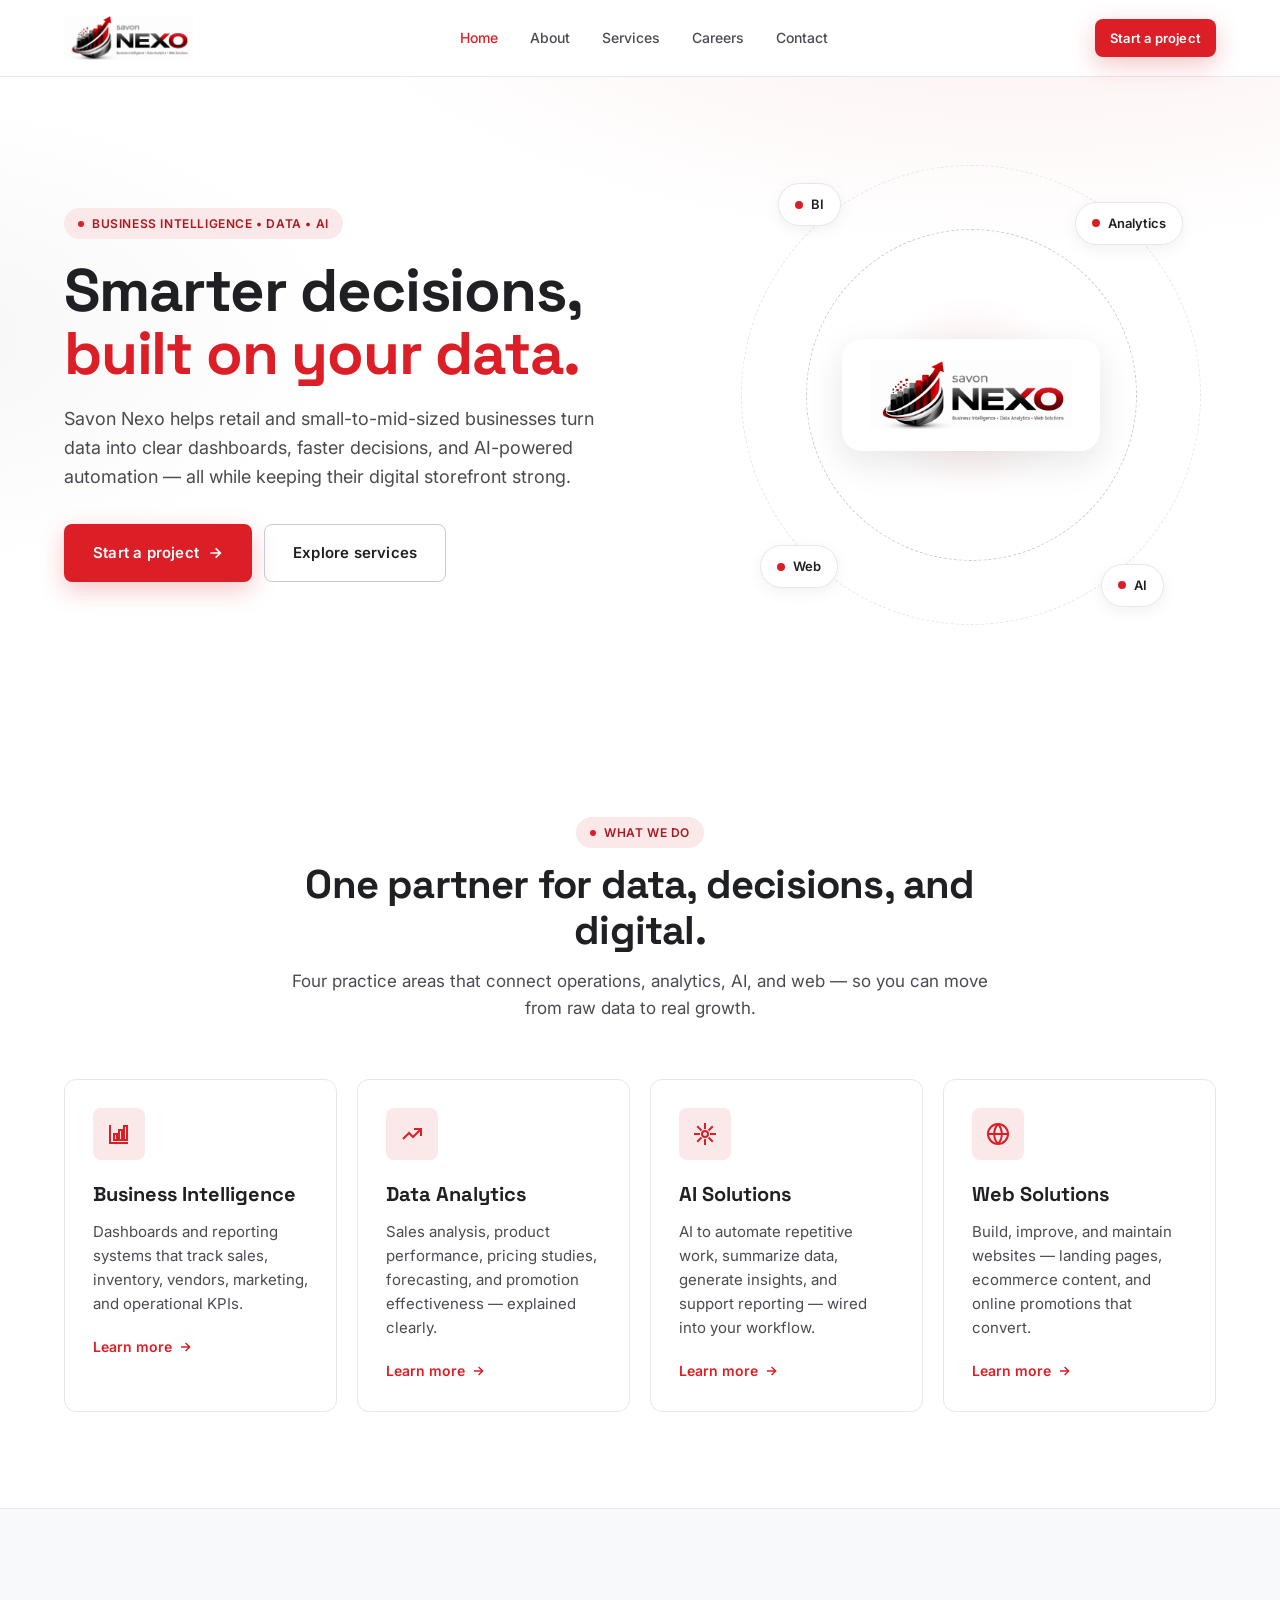
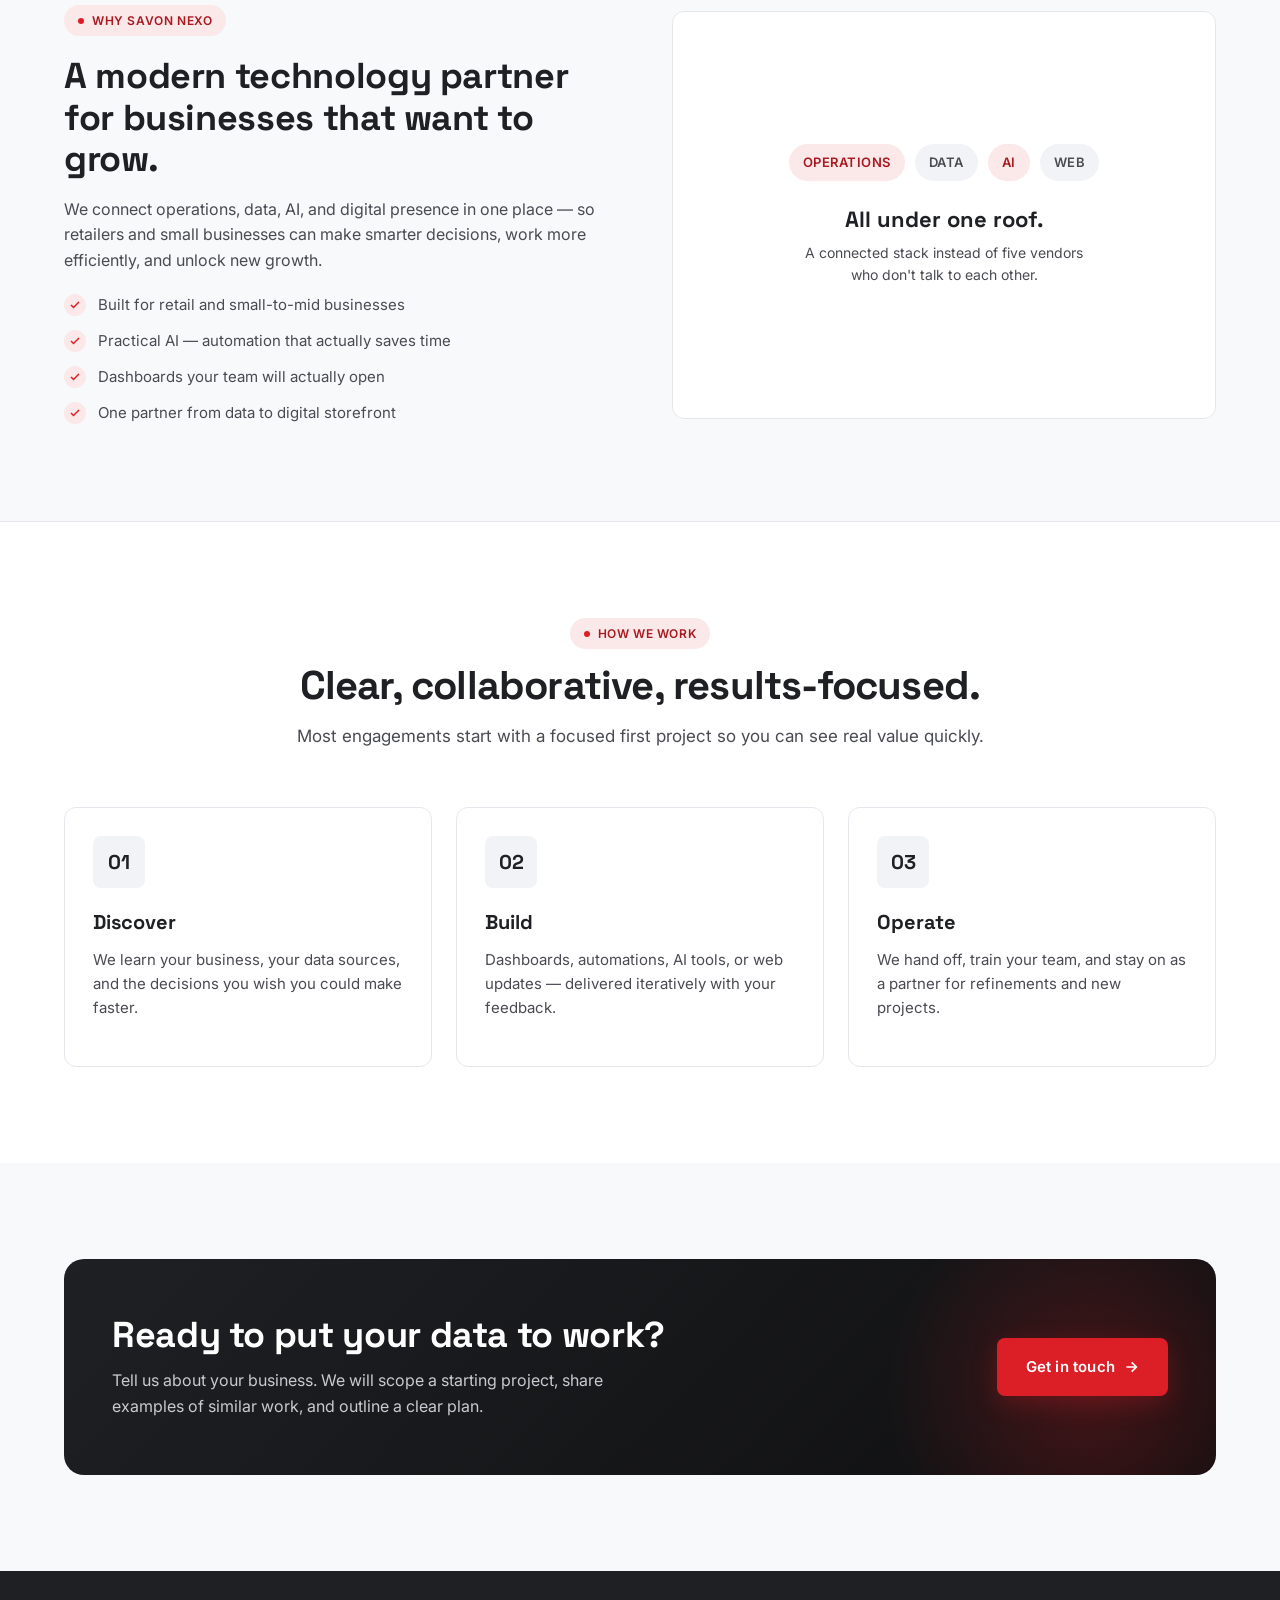
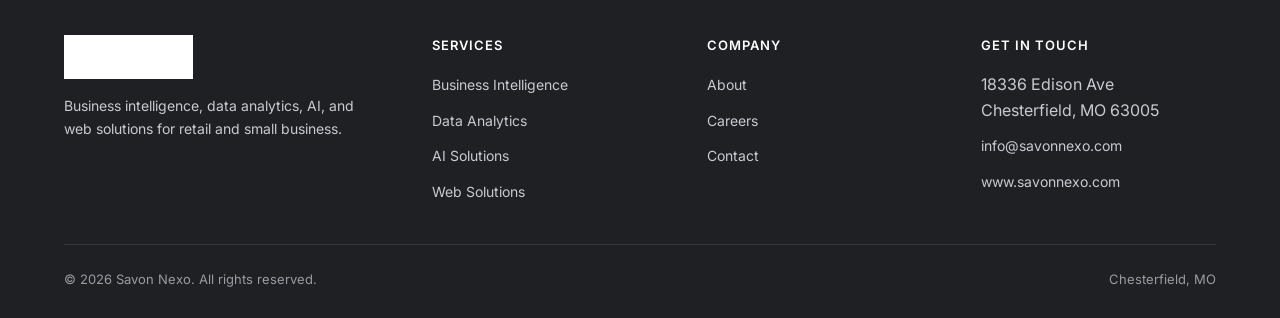
<file: index.html>
<!DOCTYPE html>
<html lang="en">
<head>
<meta charset="UTF-8">
<meta name="viewport" content="width=device-width,initial-scale=1.0">
<title>Savon Nexo — Business Intelligence, Data Analytics, AI &amp; Web Solutions</title>
<meta name="description" content="Savon Nexo helps retail and small-to-mid-sized businesses turn data into clear dashboards, faster decisions, and AI-powered automation.">
<link rel="icon" href="assets/logo.png">
<link href="https://fonts.googleapis.com/css2?family=Inter:wght@400;500;600;700&family=Space+Grotesk:wght@400;500;600;700;800&display=swap" rel="stylesheet">
<link rel="stylesheet" href="assets/styles.css">
<style>
/* Home-specific hero visual */
.hero-orbit {
  position: relative;
  aspect-ratio: 1 / 1;
  max-width: 460px;
  margin: 0 auto;
  display: flex;
  align-items: center;
  justify-content: center;
}
.orbit-ring {
  position: absolute;
  inset: 0;
  border: 1.5px dashed var(--gray-200);
  border-radius: 50%;
}
.orbit-ring.r2 { inset: 14%; border-color: var(--gray-300); }
.orbit-glow {
  position: absolute;
  inset: 28%;
  border-radius: 50%;
  background: radial-gradient(circle, rgba(220,31,38,0.10) 0%, transparent 70%);
}
.orbit-logo {
  position: relative;
  z-index: 3;
  width: 56%;
  background: var(--white);
  border-radius: var(--radius-lg);
  box-shadow: var(--shadow-lg);
  padding: 22px 28px;
  display: flex;
  align-items: center;
  justify-content: center;
}
.orbit-logo img { width: 100%; height: auto; display: block; }
.orbit-chip {
  position: absolute;
  background: var(--white);
  border: 1px solid var(--gray-200);
  box-shadow: var(--shadow);
  padding: 10px 16px;
  border-radius: 999px;
  display: inline-flex;
  align-items: center;
  gap: 8px;
  font-size: 13px;
  font-weight: 600;
  color: var(--charcoal);
  z-index: 4;
}
.orbit-chip .dot {
  width: 8px; height: 8px;
  border-radius: 50%;
  background: var(--red);
}
.chip-1 { top: 4%;  left: 8%; }
.chip-2 { top: 8%;  right: 4%; }
.chip-3 { bottom: 8%; left: 4%; }
.chip-4 { bottom: 4%; right: 8%; }
@media (max-width: 600px) {
  .orbit-chip { font-size: 11px; padding: 8px 12px; }
}
</style>
</head>
<body>
<div data-nav-slot></div>

<!-- ============ HERO ============ -->
<section class="hero">
  <div class="container hero-grid">
    <div class="hero-text">
      <span class="eyebrow"><span class="dot"></span><span data-content="hero.eyebrow">Business Intelligence • Data • AI</span></span>
      <h1>
        <span data-content="hero.headlineLead">Smarter decisions,</span><br>
        <span class="accent" data-content="hero.headlineAccent">built on your data.</span>
      </h1>
      <p class="lede" data-content="hero.subhead">Savon Nexo helps retail and small-to-mid-sized businesses turn data into clear dashboards, faster decisions, and AI-powered automation — all while keeping their digital storefront strong.</p>
      <div class="hero-cta">
        <a class="btn btn-primary btn-lg" data-content-href="hero.ctaPrimary" href="contact.html"><span data-content="hero.ctaPrimary.label">Start a project</span>
          <svg width="16" height="16" viewBox="0 0 24 24" fill="none" stroke="currentColor" stroke-width="2.5"><path d="M5 12h14M13 5l7 7-7 7"/></svg>
        </a>
        <a class="btn btn-outline btn-lg" data-content-href="hero.ctaSecondary" href="services.html"><span data-content="hero.ctaSecondary.label">Explore services</span></a>
      </div>
    </div>
    <div class="hero-orbit" aria-hidden="true">
      <div class="orbit-ring"></div>
      <div class="orbit-ring r2"></div>
      <div class="orbit-glow"></div>
      <div class="orbit-logo">
        <img src="assets/logo.png" alt="Savon Nexo">
      </div>
      <span class="orbit-chip chip-1"><span class="dot"></span>BI</span>
      <span class="orbit-chip chip-2"><span class="dot"></span>Analytics</span>
      <span class="orbit-chip chip-3"><span class="dot"></span>Web</span>
      <span class="orbit-chip chip-4"><span class="dot"></span>AI</span>
    </div>
  </div>
</section>

<!-- ============ SERVICES ============ -->
<section id="services">
  <div class="container">
    <div class="section-head">
      <span class="eyebrow"><span class="dot"></span>What we do</span>
      <h2>One partner for data, decisions, and digital.</h2>
      <p>Four practice areas that connect operations, analytics, AI, and web — so you can move from raw data to real growth.</p>
    </div>
    <div class="grid-4">

      <a href="services-bi.html" class="service-card">
        <div class="icon">
          <svg width="24" height="24" viewBox="0 0 24 24" fill="none" stroke="currentColor" stroke-width="2"><path d="M3 3v18h18"/><rect x="7" y="12" width="3" height="6"/><rect x="12" y="8" width="3" height="10"/><rect x="17" y="4" width="3" height="14"/></svg>
        </div>
        <h3>Business Intelligence</h3>
        <p>Dashboards and reporting systems that track sales, inventory, vendors, marketing, and operational KPIs.</p>
        <span class="arrow">Learn more <svg width="14" height="14" viewBox="0 0 24 24" fill="none" stroke="currentColor" stroke-width="2.5"><path d="M5 12h14M13 5l7 7-7 7"/></svg></span>
      </a>

      <a href="services-analytics.html" class="service-card">
        <div class="icon">
          <svg width="24" height="24" viewBox="0 0 24 24" fill="none" stroke="currentColor" stroke-width="2"><path d="M3 17l6-6 4 4 8-8"/><path d="M14 7h7v7"/></svg>
        </div>
        <h3>Data Analytics</h3>
        <p>Sales analysis, product performance, pricing studies, forecasting, and promotion effectiveness — explained clearly.</p>
        <span class="arrow">Learn more <svg width="14" height="14" viewBox="0 0 24 24" fill="none" stroke="currentColor" stroke-width="2.5"><path d="M5 12h14M13 5l7 7-7 7"/></svg></span>
      </a>

      <a href="services-ai.html" class="service-card">
        <div class="icon">
          <svg width="24" height="24" viewBox="0 0 24 24" fill="none" stroke="currentColor" stroke-width="2"><circle cx="12" cy="12" r="3"/><path d="M12 1v6M12 17v6M4.22 4.22l4.24 4.24M15.54 15.54l4.24 4.24M1 12h6M17 12h6M4.22 19.78l4.24-4.24M15.54 8.46l4.24-4.24"/></svg>
        </div>
        <h3>AI Solutions</h3>
        <p>AI to automate repetitive work, summarize data, generate insights, and support reporting — wired into your workflow.</p>
        <span class="arrow">Learn more <svg width="14" height="14" viewBox="0 0 24 24" fill="none" stroke="currentColor" stroke-width="2.5"><path d="M5 12h14M13 5l7 7-7 7"/></svg></span>
      </a>

      <a href="services-web.html" class="service-card">
        <div class="icon">
          <svg width="24" height="24" viewBox="0 0 24 24" fill="none" stroke="currentColor" stroke-width="2"><circle cx="12" cy="12" r="10"/><path d="M2 12h20M12 2a15 15 0 0 1 0 20M12 2a15 15 0 0 0 0 20"/></svg>
        </div>
        <h3>Web Solutions</h3>
        <p>Build, improve, and maintain websites — landing pages, ecommerce content, and online promotions that convert.</p>
        <span class="arrow">Learn more <svg width="14" height="14" viewBox="0 0 24 24" fill="none" stroke="currentColor" stroke-width="2.5"><path d="M5 12h14M13 5l7 7-7 7"/></svg></span>
      </a>

    </div>
  </div>
</section>

<!-- ============ ABOUT STRIP ============ -->
<section style="background:var(--gray-50); border-top:1px solid var(--gray-200); border-bottom:1px solid var(--gray-200);">
  <div class="container">
    <div class="feature-row">
      <div class="feature-text">
        <span class="eyebrow"><span class="dot"></span>Why Savon Nexo</span>
        <h2 data-content="about.title">A modern technology partner for businesses that want to grow.</h2>
        <p data-content="about.body">We connect operations, data, AI, and digital presence in one place — so retailers and small businesses can make smarter decisions, work more efficiently, and unlock new growth.</p>
        <ul class="check-list">
          <li><span class="check"><svg width="12" height="12" viewBox="0 0 24 24" fill="none" stroke="currentColor" stroke-width="3"><polyline points="20 6 9 17 4 12"/></svg></span>Built for retail and small-to-mid businesses</li>
          <li><span class="check"><svg width="12" height="12" viewBox="0 0 24 24" fill="none" stroke="currentColor" stroke-width="3"><polyline points="20 6 9 17 4 12"/></svg></span>Practical AI — automation that actually saves time</li>
          <li><span class="check"><svg width="12" height="12" viewBox="0 0 24 24" fill="none" stroke="currentColor" stroke-width="3"><polyline points="20 6 9 17 4 12"/></svg></span>Dashboards your team will actually open</li>
          <li><span class="check"><svg width="12" height="12" viewBox="0 0 24 24" fill="none" stroke="currentColor" stroke-width="3"><polyline points="20 6 9 17 4 12"/></svg></span>One partner from data to digital storefront</li>
        </ul>
      </div>
      <div class="feature-visual" style="display:flex;align-items:center;justify-content:center;background:var(--white);">
        <div style="text-align:center;padding:24px;">
          <div style="display:inline-flex;flex-wrap:wrap;justify-content:center;gap:10px;max-width:340px;">
            <span class="badge badge-red" style="font-size:13px;padding:8px 14px;">Operations</span>
            <span class="badge badge-gray" style="font-size:13px;padding:8px 14px;">Data</span>
            <span class="badge badge-red" style="font-size:13px;padding:8px 14px;">AI</span>
            <span class="badge badge-gray" style="font-size:13px;padding:8px 14px;">Web</span>
          </div>
          <div style="font-family:var(--font-display);font-size:22px;font-weight:700;color:var(--charcoal);margin:24px 0 8px;line-height:1.3;">All under one roof.</div>
          <div style="color:var(--gray-700);font-size:14px;max-width:300px;margin:0 auto;">A connected stack instead of five vendors who don't talk to each other.</div>
        </div>
      </div>
    </div>
  </div>
</section>

<!-- ============ HOW WE WORK ============ -->
<section>
  <div class="container">
    <div class="section-head">
      <span class="eyebrow"><span class="dot"></span>How we work</span>
      <h2>Clear, collaborative, results-focused.</h2>
      <p>Most engagements start with a focused first project so you can see real value quickly.</p>
    </div>
    <div class="grid-3">
      <div class="service-card">
        <div class="icon" style="background:var(--gray-100);color:var(--charcoal);font-family:var(--font-display);font-weight:700;font-size:20px;">01</div>
        <h3>Discover</h3>
        <p>We learn your business, your data sources, and the decisions you wish you could make faster.</p>
      </div>
      <div class="service-card">
        <div class="icon" style="background:var(--gray-100);color:var(--charcoal);font-family:var(--font-display);font-weight:700;font-size:20px;">02</div>
        <h3>Build</h3>
        <p>Dashboards, automations, AI tools, or web updates — delivered iteratively with your feedback.</p>
      </div>
      <div class="service-card">
        <div class="icon" style="background:var(--gray-100);color:var(--charcoal);font-family:var(--font-display);font-weight:700;font-size:20px;">03</div>
        <h3>Operate</h3>
        <p>We hand off, train your team, and stay on as a partner for refinements and new projects.</p>
      </div>
    </div>
  </div>
</section>

<!-- ============ CTA ============ -->
<section style="background:var(--gray-50);">
  <div class="container">
    <div class="cta-banner">
      <div>
        <h2 data-content="cta.title">Ready to put your data to work?</h2>
        <p data-content="cta.body">Tell us about your business. We will scope a starting project, share examples of similar work, and outline a clear plan.</p>
      </div>
      <div class="cta-actions">
        <a class="btn btn-primary btn-lg" href="contact.html"><span data-content="cta.ctaLabel">Get in touch</span>
          <svg width="16" height="16" viewBox="0 0 24 24" fill="none" stroke="currentColor" stroke-width="2.5"><path d="M5 12h14M13 5l7 7-7 7"/></svg>
        </a>
      </div>
    </div>
  </div>
</section>

<div data-footer-slot></div>
<script src="assets/app.js"></script>
<script>
/* ---- Apply admin-edited content to home page ---- */
(function() {
  const c = Store.getContent();

  function setText(path, value) {
    document.querySelectorAll(`[data-content="${path}"]`).forEach(el => el.textContent = value);
  }
  function setHref(path, value) {
    document.querySelectorAll(`[data-content-href="${path}"]`).forEach(el => el.setAttribute('href', value));
  }

  setText('hero.eyebrow', c.hero.eyebrow);
  setText('hero.headlineLead', c.hero.headlineLead);
  setText('hero.headlineAccent', c.hero.headlineAccent);
  setText('hero.subhead', c.hero.subhead);
  setText('hero.ctaPrimary.label', c.hero.ctaPrimary.label);
  setText('hero.ctaSecondary.label', c.hero.ctaSecondary.label);
  setHref('hero.ctaPrimary', c.hero.ctaPrimary.href);
  setHref('hero.ctaSecondary', c.hero.ctaSecondary.href);

  setText('about.title', c.about.title);
  setText('about.body', c.about.body);
  setText('cta.title', c.cta.title);
  setText('cta.body', c.cta.body);
  setText('cta.ctaLabel', c.cta.ctaLabel);
})();
</script>
</body>
</html>
</file>
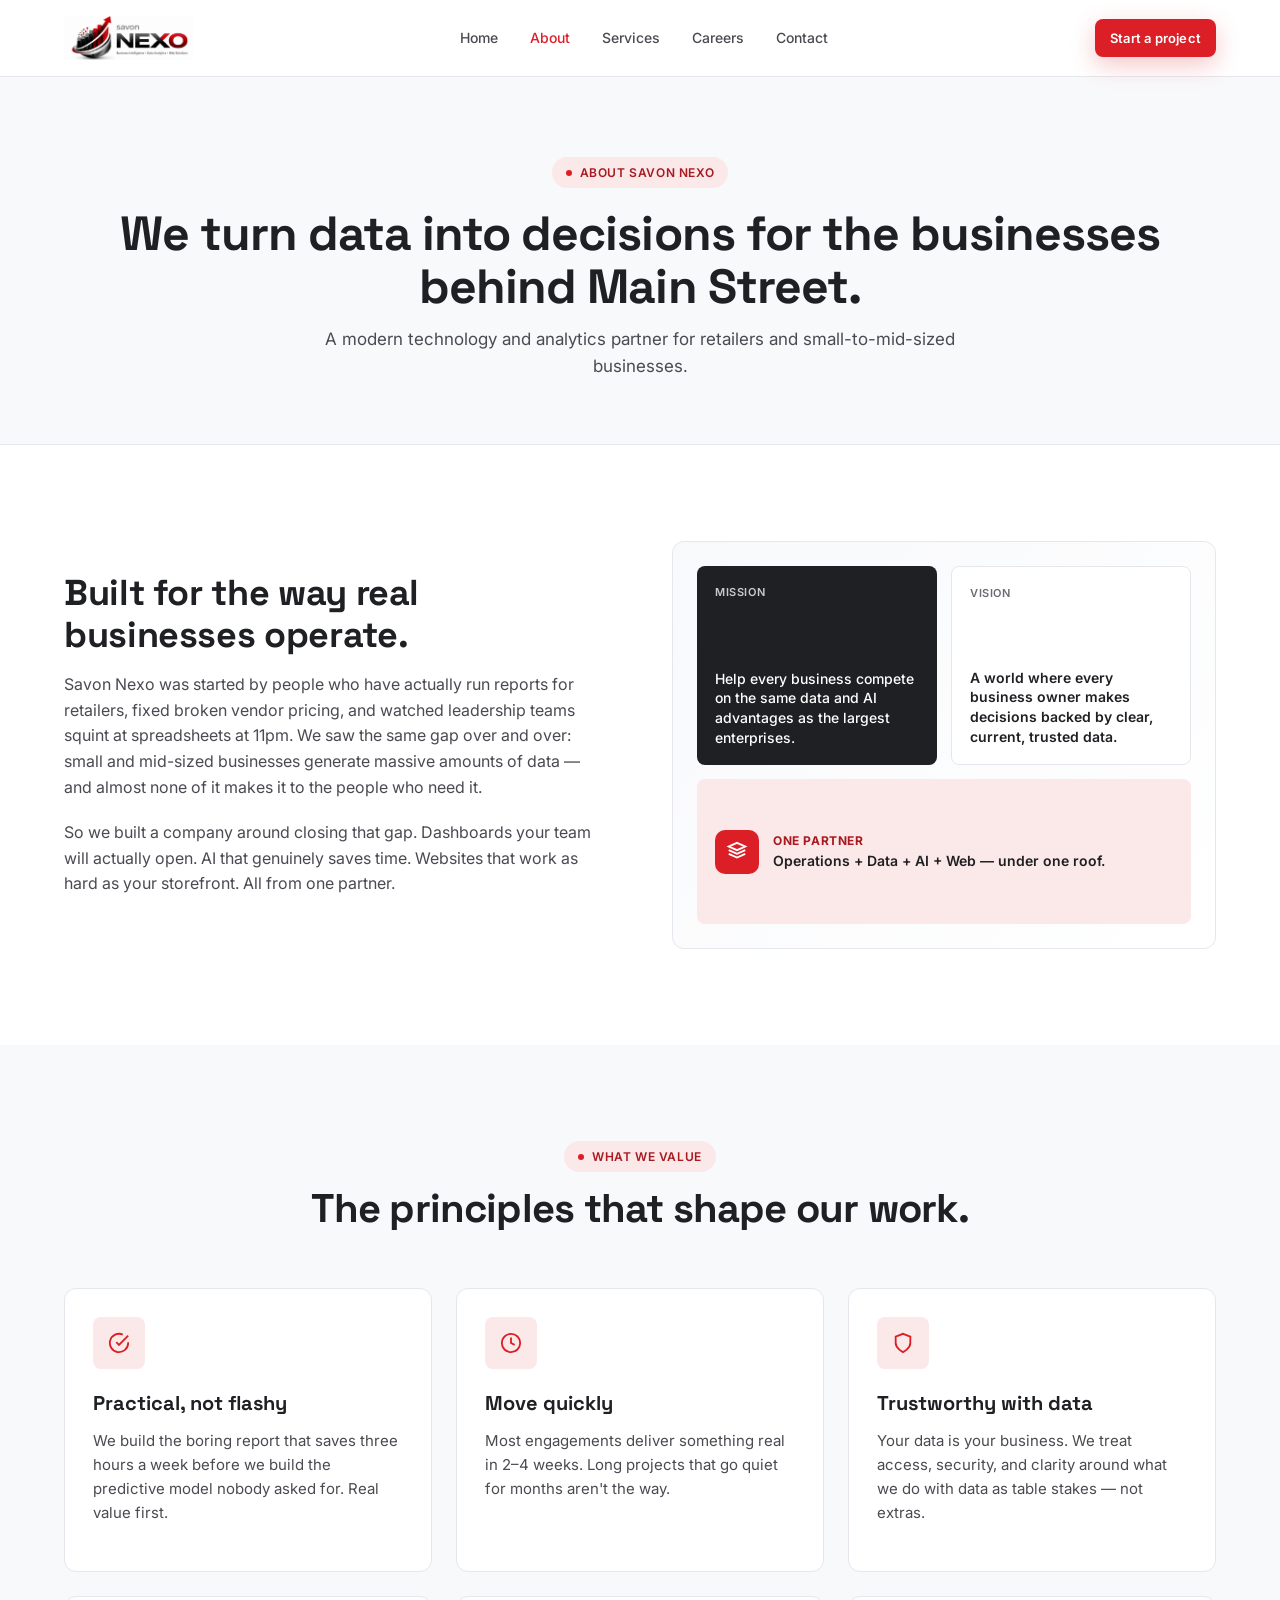
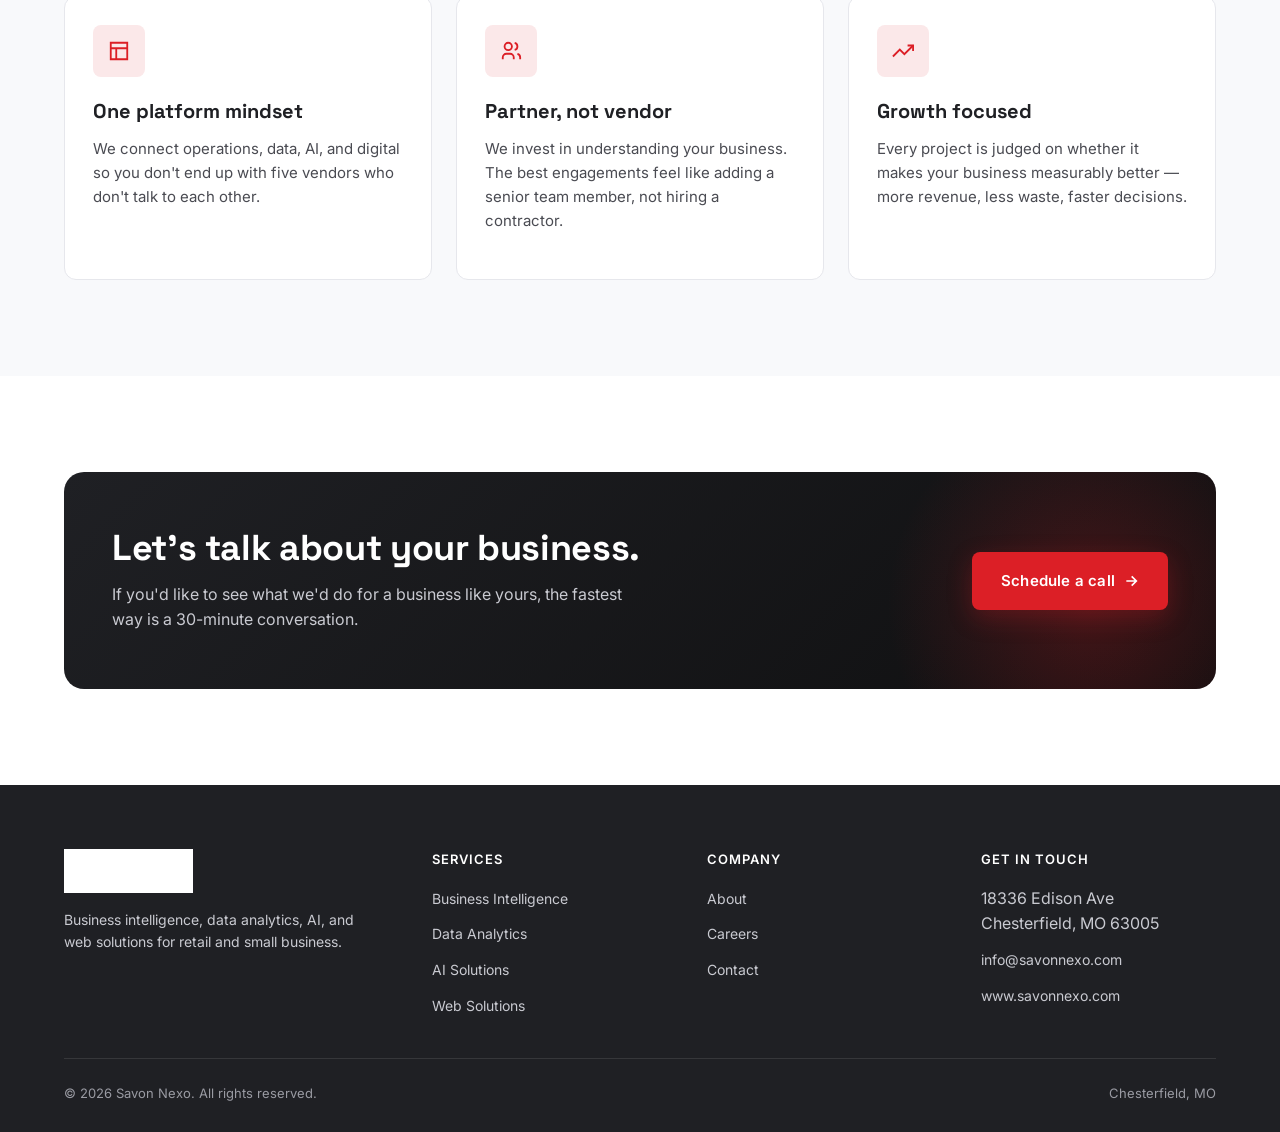
<file: about.html>
<!DOCTYPE html>
<html lang="en">
<head>
<meta charset="UTF-8">
<meta name="viewport" content="width=device-width,initial-scale=1.0">
<title>About — Savon Nexo</title>
<meta name="description" content="Savon Nexo is a modern technology partner for retail and small-to-mid-sized businesses, focused on data, AI, and digital growth.">
<link rel="icon" href="assets/logo.png">
<link href="https://fonts.googleapis.com/css2?family=Inter:wght@400;500;600;700&family=Space+Grotesk:wght@400;500;600;700;800&display=swap" rel="stylesheet">
<link rel="stylesheet" href="assets/styles.css">
</head>
<body>
<div data-nav-slot></div>

<section class="page-header">
  <div class="container">
    <span class="eyebrow"><span class="dot"></span>About Savon Nexo</span>
    <h1>We turn data into decisions for the businesses behind Main Street.</h1>
    <p>A modern technology and analytics partner for retailers and small-to-mid-sized businesses.</p>
  </div>
</section>

<section>
  <div class="container">
    <div class="feature-row">
      <div class="feature-text">
        <h2>Built for the way real businesses operate.</h2>
        <p>Savon Nexo was started by people who have actually run reports for retailers, fixed broken vendor pricing, and watched leadership teams squint at spreadsheets at 11pm. We saw the same gap over and over: small and mid-sized businesses generate massive amounts of data — and almost none of it makes it to the people who need it.</p>
        <p>So we built a company around closing that gap. Dashboards your team will actually open. AI that genuinely saves time. Websites that work as hard as your storefront. All from one partner.</p>
      </div>
      <div class="feature-visual" style="background:linear-gradient(135deg, var(--gray-50) 0%, var(--white) 100%);">
        <div style="display:grid;grid-template-columns:1fr 1fr;gap:14px;height:100%;">
          <div style="background:var(--charcoal);color:var(--white);border-radius:var(--radius-sm);padding:18px;display:flex;flex-direction:column;justify-content:space-between;">
            <div style="font-size:11px;text-transform:uppercase;letter-spacing:0.6px;color:var(--gray-300);font-weight:600;">Mission</div>
            <div style="font-size:14px;line-height:1.4;font-weight:500;">Help every business compete on the same data and AI advantages as the largest enterprises.</div>
          </div>
          <div style="background:var(--white);border:1px solid var(--gray-200);border-radius:var(--radius-sm);padding:18px;display:flex;flex-direction:column;justify-content:space-between;">
            <div style="font-size:11px;text-transform:uppercase;letter-spacing:0.6px;color:var(--gray-500);font-weight:600;">Vision</div>
            <div style="font-size:14px;line-height:1.4;font-weight:600;color:var(--charcoal);">A world where every business owner makes decisions backed by clear, current, trusted data.</div>
          </div>
          <div style="grid-column:1 / span 2;background:var(--red-soft);border-radius:var(--radius-sm);padding:18px;display:flex;align-items:center;gap:14px;">
            <div style="width:44px;height:44px;background:var(--red);border-radius:10px;display:flex;align-items:center;justify-content:center;color:white;flex-shrink:0;">
              <svg width="22" height="22" viewBox="0 0 24 24" fill="none" stroke="currentColor" stroke-width="2"><path d="M12 2l9 4-9 4-9-4 9-4zM3 10l9 4 9-4M3 14l9 4 9-4"/></svg>
            </div>
            <div>
              <div style="font-size:12px;text-transform:uppercase;letter-spacing:0.6px;color:var(--red-dark);font-weight:700;">One partner</div>
              <div style="font-size:14px;color:var(--charcoal);font-weight:600;">Operations + Data + AI + Web — under one roof.</div>
            </div>
          </div>
        </div>
      </div>
    </div>
  </div>
</section>

<section style="background:var(--gray-50);">
  <div class="container">
    <div class="section-head">
      <span class="eyebrow"><span class="dot"></span>What we value</span>
      <h2>The principles that shape our work.</h2>
    </div>
    <div class="grid-3">
      <div class="service-card">
        <div class="icon">
          <svg width="22" height="22" viewBox="0 0 24 24" fill="none" stroke="currentColor" stroke-width="2"><path d="M22 11.08V12a10 10 0 1 1-5.93-9.14"/><polyline points="22 4 12 14.01 9 11.01"/></svg>
        </div>
        <h3>Practical, not flashy</h3>
        <p>We build the boring report that saves three hours a week before we build the predictive model nobody asked for. Real value first.</p>
      </div>
      <div class="service-card">
        <div class="icon">
          <svg width="22" height="22" viewBox="0 0 24 24" fill="none" stroke="currentColor" stroke-width="2"><circle cx="12" cy="12" r="10"/><path d="M12 6v6l4 2"/></svg>
        </div>
        <h3>Move quickly</h3>
        <p>Most engagements deliver something real in 2–4 weeks. Long projects that go quiet for months aren't the way.</p>
      </div>
      <div class="service-card">
        <div class="icon">
          <svg width="22" height="22" viewBox="0 0 24 24" fill="none" stroke="currentColor" stroke-width="2"><path d="M12 22s8-4 8-10V5l-8-3-8 3v7c0 6 8 10 8 10z"/></svg>
        </div>
        <h3>Trustworthy with data</h3>
        <p>Your data is your business. We treat access, security, and clarity around what we do with data as table stakes — not extras.</p>
      </div>
      <div class="service-card">
        <div class="icon">
          <svg width="22" height="22" viewBox="0 0 24 24" fill="none" stroke="currentColor" stroke-width="2"><path d="M3 3h18v18H3z"/><path d="M3 9h18M9 21V9"/></svg>
        </div>
        <h3>One platform mindset</h3>
        <p>We connect operations, data, AI, and digital so you don't end up with five vendors who don't talk to each other.</p>
      </div>
      <div class="service-card">
        <div class="icon">
          <svg width="22" height="22" viewBox="0 0 24 24" fill="none" stroke="currentColor" stroke-width="2"><circle cx="9" cy="7" r="4"/><path d="M3 21v-2a4 4 0 0 1 4-4h4a4 4 0 0 1 4 4v2M16 3.13a4 4 0 0 1 0 7.75M22 21v-2a4 4 0 0 0-3-3.87"/></svg>
        </div>
        <h3>Partner, not vendor</h3>
        <p>We invest in understanding your business. The best engagements feel like adding a senior team member, not hiring a contractor.</p>
      </div>
      <div class="service-card">
        <div class="icon">
          <svg width="22" height="22" viewBox="0 0 24 24" fill="none" stroke="currentColor" stroke-width="2"><polyline points="23 6 13.5 15.5 8.5 10.5 1 18"/><polyline points="17 6 23 6 23 12"/></svg>
        </div>
        <h3>Growth focused</h3>
        <p>Every project is judged on whether it makes your business measurably better — more revenue, less waste, faster decisions.</p>
      </div>
    </div>
  </div>
</section>

<section>
  <div class="container">
    <div class="cta-banner">
      <div>
        <h2>Let's talk about your business.</h2>
        <p>If you'd like to see what we'd do for a business like yours, the fastest way is a 30-minute conversation.</p>
      </div>
      <div class="cta-actions">
        <a class="btn btn-primary btn-lg" href="contact.html">Schedule a call
          <svg width="16" height="16" viewBox="0 0 24 24" fill="none" stroke="currentColor" stroke-width="2.5"><path d="M5 12h14M13 5l7 7-7 7"/></svg>
        </a>
      </div>
    </div>
  </div>
</section>

<div data-footer-slot></div>
<script src="assets/app.js"></script>
</body>
</html>
</file>
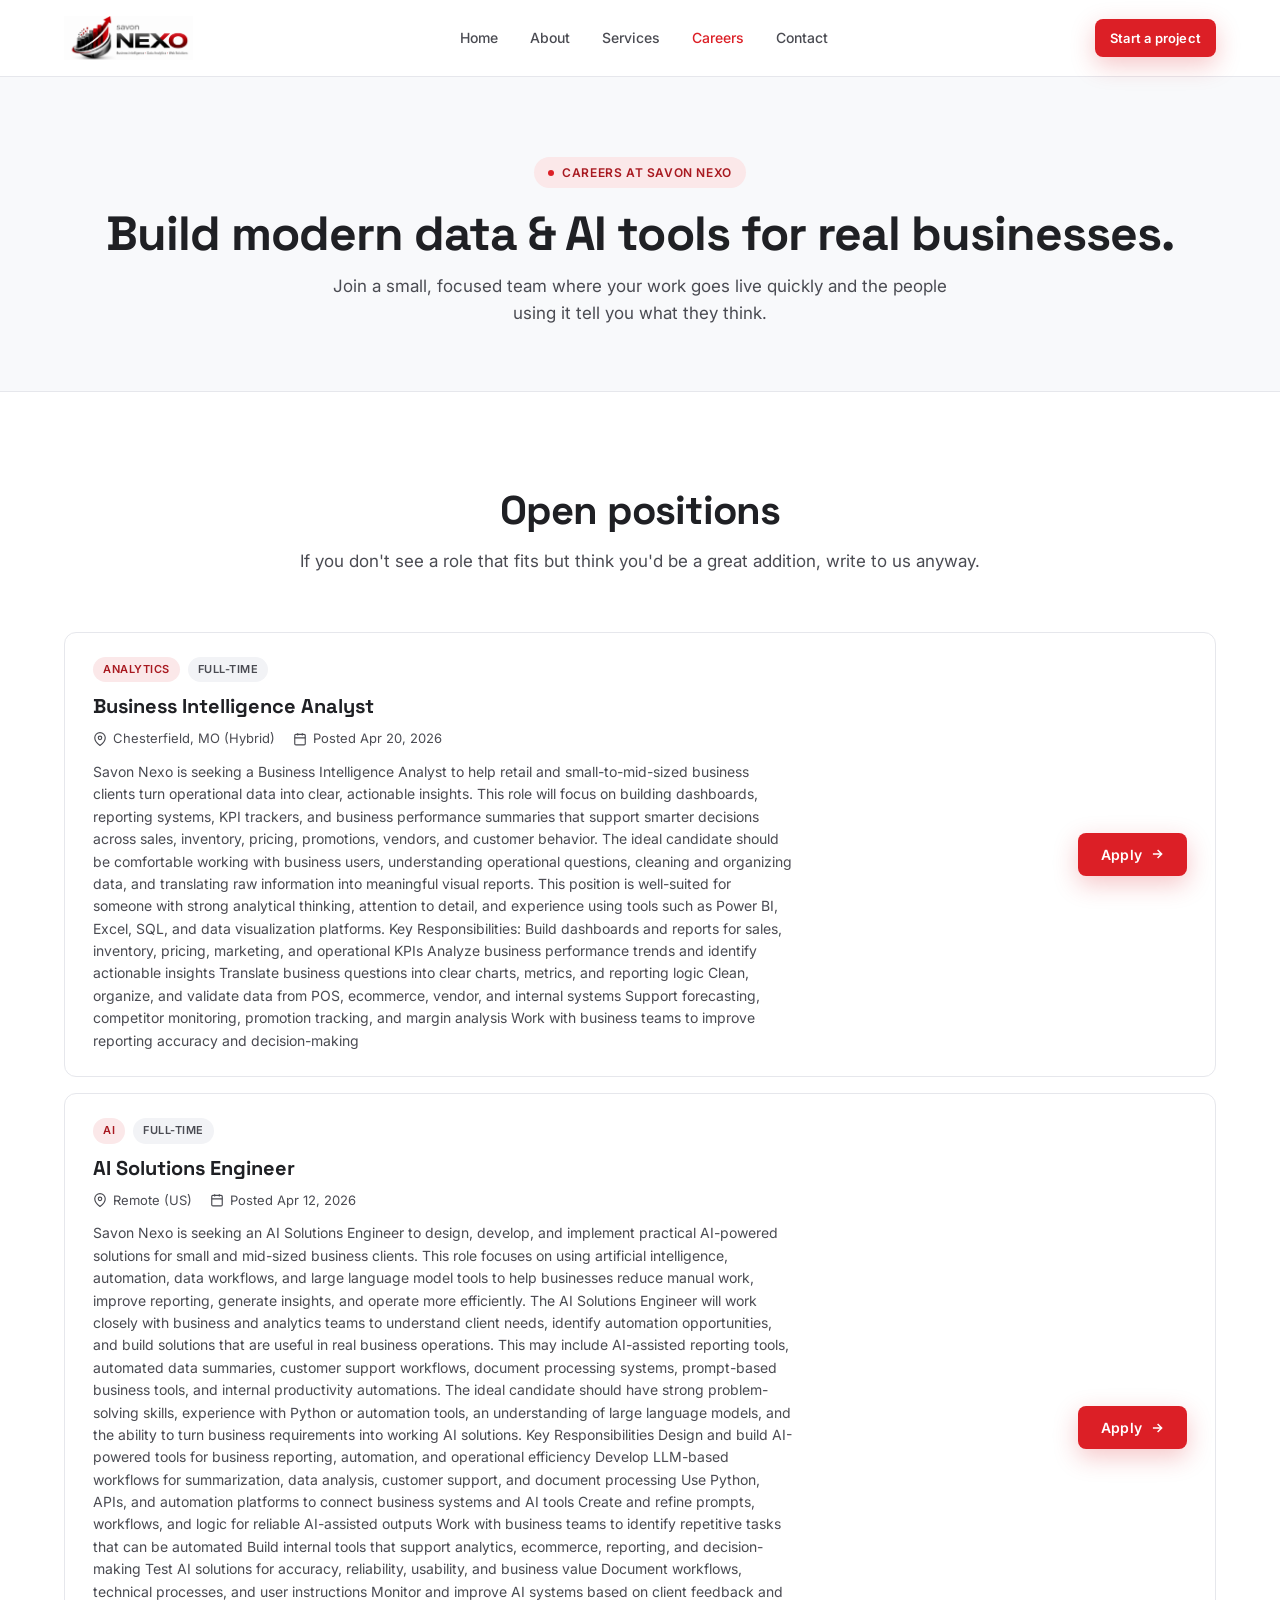
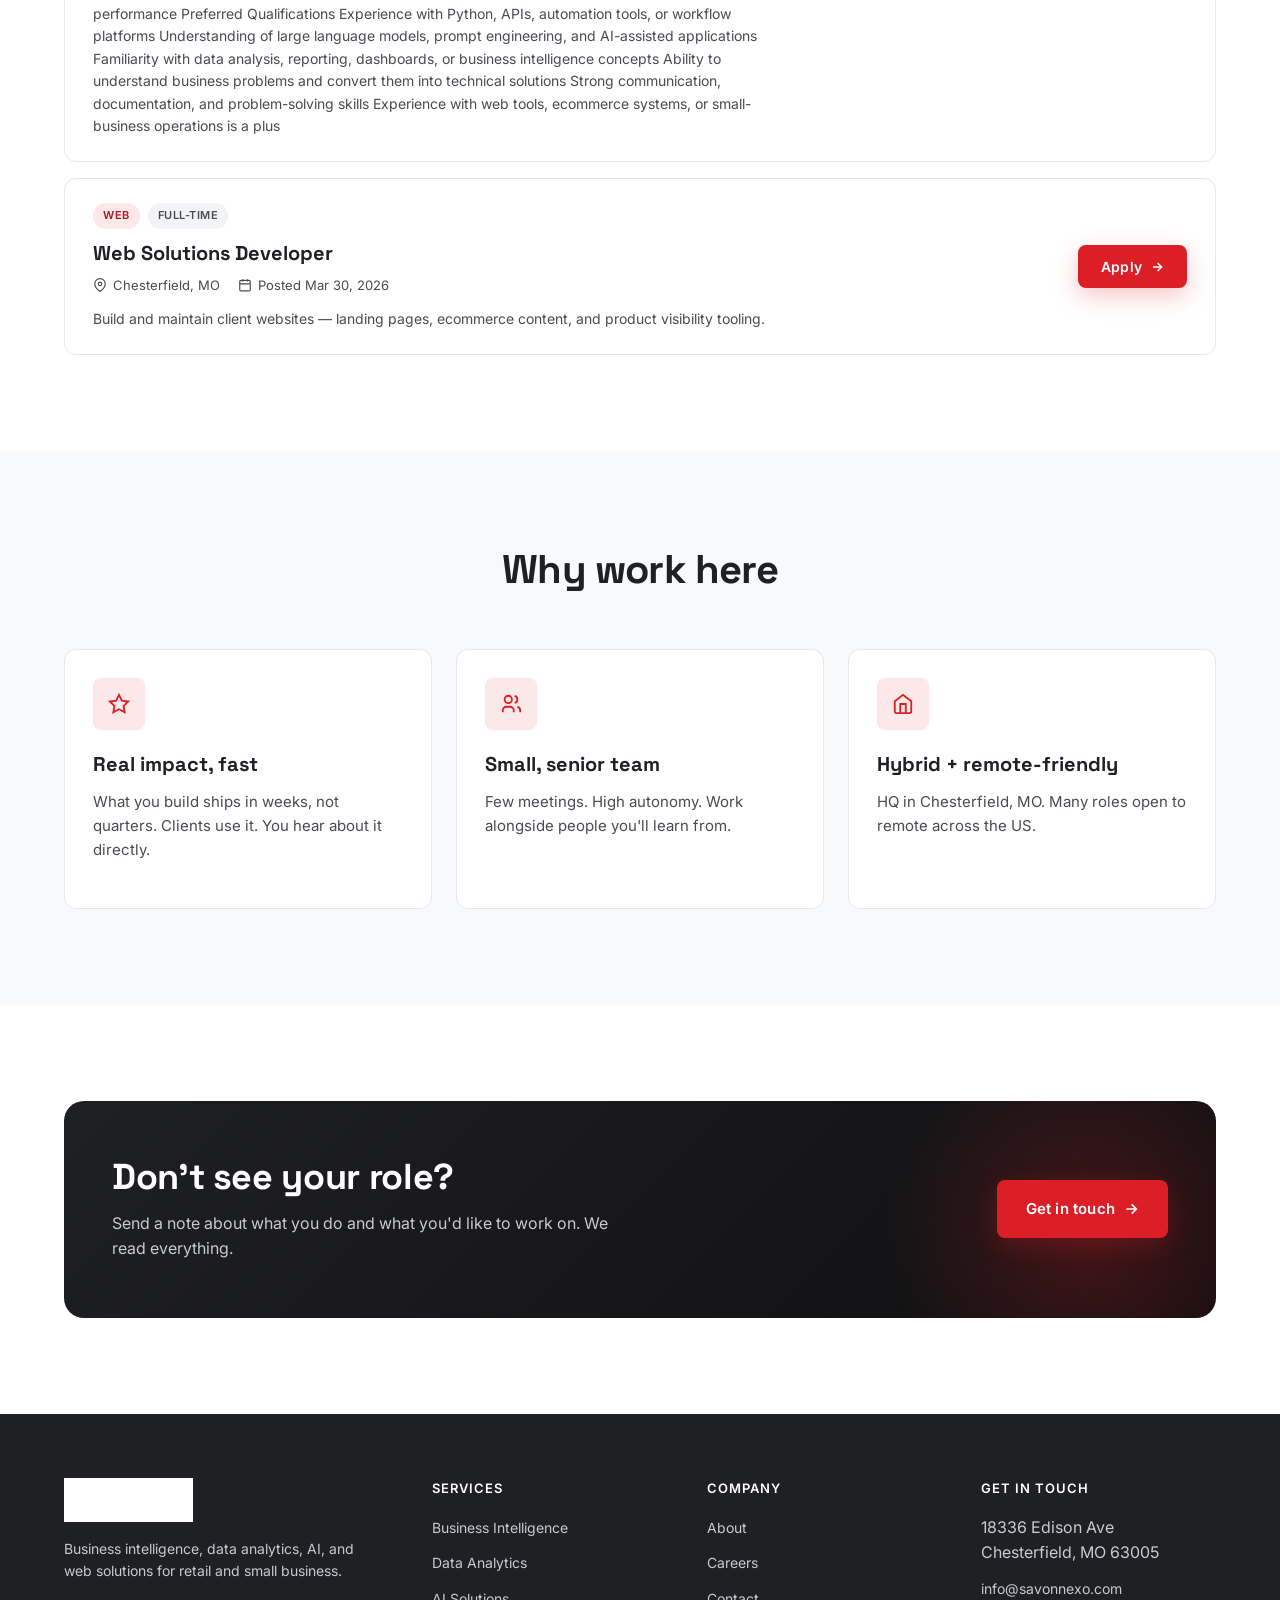
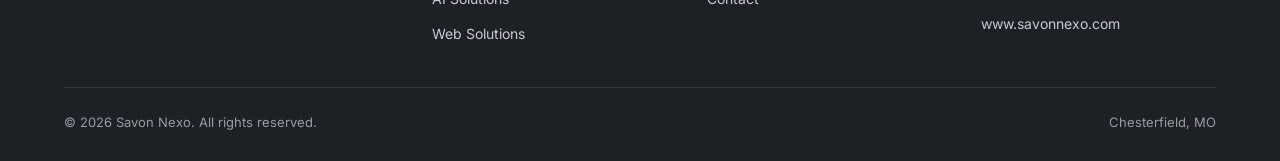
<file: careers.html>
<!DOCTYPE html>
<html lang="en">
<head>
<meta charset="UTF-8">
<meta name="viewport" content="width=device-width,initial-scale=1.0">
<title>Careers — Savon Nexo</title>
<meta name="description" content="Open roles at Savon Nexo — work on data, AI, BI, and web projects for retail and small business clients.">
<link rel="icon" href="assets/logo.png">
<link href="https://fonts.googleapis.com/css2?family=Inter:wght@400;500;600;700&family=Space+Grotesk:wght@400;500;600;700;800&display=swap" rel="stylesheet">
<link rel="stylesheet" href="assets/styles.css">
<style>
.job-card {
  background: var(--white);
  border: 1px solid var(--gray-200);
  border-radius: var(--radius);
  padding: 24px 28px;
  display: grid;
  grid-template-columns: 1fr auto;
  align-items: center;
  gap: 24px;
  transition: var(--transition);
}
.job-card:hover { border-color: var(--gray-300); box-shadow: var(--shadow); }
.job-meta {
  display: flex;
  gap: 18px;
  flex-wrap: wrap;
  font-size: 13px;
  color: var(--gray-700);
  margin-top: 6px;
}
.job-meta span { display: inline-flex; align-items: center; gap: 6px; }
.job-card h3 {
  font-family: var(--font-display);
  font-size: 20px;
  font-weight: 700;
  color: var(--charcoal);
  margin-bottom: 6px;
}
.job-card .summary {
  color: var(--gray-700);
  font-size: 14px;
  margin-top: 12px;
  max-width: 700px;
}
.empty {
  background: var(--gray-50);
  border: 1px dashed var(--gray-300);
  border-radius: var(--radius);
  padding: 48px;
  text-align: center;
  color: var(--gray-700);
}
@media (max-width: 700px) {
  .job-card { grid-template-columns: 1fr; }
}

/* ===== Apply modal ===== */
.modal-backdrop {
  position: fixed; inset: 0;
  background: rgba(15,15,16,0.55);
  backdrop-filter: blur(4px);
  display: none;
  align-items: center; justify-content: center;
  z-index: 500;
  padding: 20px;
}
.modal-backdrop.open { display: flex; }
.modal {
  background: var(--white);
  border-radius: var(--radius-lg);
  width: 100%; max-width: 560px;
  max-height: 92vh;
  overflow-y: auto;
  box-shadow: var(--shadow-lg);
}
.modal-head {
  padding: 24px 28px;
  border-bottom: 1px solid var(--gray-200);
  display: flex; align-items: center; justify-content: space-between;
}
.modal-head h3 {
  font-family: var(--font-display);
  font-size: 20px;
  color: var(--charcoal);
}
.modal-head .for-role {
  font-size: 12px;
  color: var(--gray-500);
  margin-top: 4px;
}
.modal-body { padding: 24px 28px; }
.modal-foot {
  padding: 18px 28px;
  border-top: 1px solid var(--gray-200);
  display: flex; gap: 10px; justify-content: end;
}
.icon-x {
  width: 34px; height: 34px;
  border-radius: 8px;
  background: var(--gray-100);
  color: var(--gray-700);
  display: inline-flex; align-items: center; justify-content: center;
  cursor: pointer; border: none;
}
.icon-x:hover { background: var(--gray-200); color: var(--charcoal); }
.field-row { display: grid; grid-template-columns: 1fr 1fr; gap: 14px; }
@media (max-width: 600px) { .field-row { grid-template-columns: 1fr; } }
.success-msg {
  background: var(--success-soft);
  color: var(--success);
  padding: 14px 16px;
  border-radius: var(--radius-sm);
  margin: 16px 0;
  font-weight: 500;
  display: none;
}
.success-msg.show { display: block; }
.error-msg {
  background: var(--red-soft);
  color: var(--red-dark);
  padding: 14px 16px;
  border-radius: var(--radius-sm);
  margin: 16px 0;
  font-weight: 500;
  display: none;
}
.error-msg.show { display: block; }
</style>
</head>
<body>
<div data-nav-slot></div>

<section class="page-header">
  <div class="container">
    <span class="eyebrow"><span class="dot"></span>Careers at Savon Nexo</span>
    <h1>Build modern data &amp; AI tools for real businesses.</h1>
    <p>Join a small, focused team where your work goes live quickly and the people using it tell you what they think.</p>
  </div>
</section>

<section>
  <div class="container">
    <div class="section-head">
      <h2>Open positions</h2>
      <p>If you don't see a role that fits but think you'd be a great addition, write to us anyway.</p>
    </div>
    <div id="jobs" style="display:flex;flex-direction:column;gap:16px;"></div>
  </div>
</section>

<section style="background:var(--gray-50);">
  <div class="container">
    <div class="section-head">
      <h2>Why work here</h2>
    </div>
    <div class="grid-3">
      <div class="service-card">
        <div class="icon"><svg width="22" height="22" viewBox="0 0 24 24" fill="none" stroke="currentColor" stroke-width="2"><path d="M12 2l3.09 6.26L22 9.27l-5 4.87 1.18 6.88L12 17.77l-6.18 3.25L7 14.14 2 9.27l6.91-1.01L12 2z"/></svg></div>
        <h3>Real impact, fast</h3>
        <p>What you build ships in weeks, not quarters. Clients use it. You hear about it directly.</p>
      </div>
      <div class="service-card">
        <div class="icon"><svg width="22" height="22" viewBox="0 0 24 24" fill="none" stroke="currentColor" stroke-width="2"><circle cx="9" cy="7" r="4"/><path d="M3 21v-2a4 4 0 0 1 4-4h4a4 4 0 0 1 4 4v2M16 3.13a4 4 0 0 1 0 7.75M22 21v-2a4 4 0 0 0-3-3.87"/></svg></div>
        <h3>Small, senior team</h3>
        <p>Few meetings. High autonomy. Work alongside people you'll learn from.</p>
      </div>
      <div class="service-card">
        <div class="icon"><svg width="22" height="22" viewBox="0 0 24 24" fill="none" stroke="currentColor" stroke-width="2"><path d="M3 9l9-7 9 7v11a2 2 0 0 1-2 2H5a2 2 0 0 1-2-2z"/><polyline points="9 22 9 12 15 12 15 22"/></svg></div>
        <h3>Hybrid + remote-friendly</h3>
        <p>HQ in Chesterfield, MO. Many roles open to remote across the US.</p>
      </div>
    </div>
  </div>
</section>

<section>
  <div class="container">
    <div class="cta-banner">
      <div>
        <h2>Don't see your role?</h2>
        <p>Send a note about what you do and what you'd like to work on. We read everything.</p>
      </div>
      <div class="cta-actions">
        <a class="btn btn-primary btn-lg" href="contact.html">Get in touch
          <svg width="16" height="16" viewBox="0 0 24 24" fill="none" stroke="currentColor" stroke-width="2.5"><path d="M5 12h14M13 5l7 7-7 7"/></svg>
        </a>
      </div>
    </div>
  </div>
</section>

<!-- ============ APPLY MODAL ============ -->
<div class="modal-backdrop" id="apply-modal" role="dialog" aria-modal="true" aria-labelledby="apply-title">
  <div class="modal">
    <div class="modal-head">
      <div>
        <h3 id="apply-title">Apply for this role</h3>
        <div class="for-role">Applying for: <strong id="apply-role-name">—</strong></div>
      </div>
      <button class="icon-x" id="apply-close" type="button" aria-label="Close">
        <svg width="16" height="16" viewBox="0 0 24 24" fill="none" stroke="currentColor" stroke-width="2"><path d="M18 6L6 18M6 6l12 12"/></svg>
      </button>
    </div>

    <form
      class="modal-body"
      id="apply-form"
      name="job-application"
      method="POST"
      data-netlify="true"
      data-netlify-honeypot="bot-field"
      enctype="multipart/form-data"
    >
      <!-- Required by Netlify Forms -->
      <input type="hidden" name="form-name" value="job-application">
      <p hidden><label>Don't fill: <input name="bot-field" tabindex="-1"></label></p>
      <input type="hidden" name="job-title" id="apply-job-title-input" value="">

      <div class="field-row">
        <div class="field"><label>First name</label><input type="text" name="first-name" required></div>
        <div class="field"><label>Last name</label><input type="text" name="last-name" required></div>
      </div>
      <div class="field-row">
        <div class="field"><label>Email</label><input type="email" name="email" required></div>
        <div class="field"><label>Phone</label><input type="tel" name="phone"></div>
      </div>
      <div class="field">
        <label>LinkedIn or portfolio URL <span style="color:var(--gray-500);font-weight:400;text-transform:none;letter-spacing:0;">(optional)</span></label>
        <input type="url" name="linkedin" placeholder="https://linkedin.com/in/...">
      </div>
      <div class="field">
        <label>Resume / CV <span style="color:var(--gray-500);font-weight:400;text-transform:none;letter-spacing:0;">(PDF or Word)</span></label>
        <input type="file" name="resume" accept=".pdf,.doc,.docx" required>
      </div>
      <div class="field">
        <label>Why this role?</label>
        <textarea name="cover-letter" rows="4" placeholder="A short note about why you'd be a fit."></textarea>
      </div>

      <div class="success-msg" id="apply-success">
        <strong>Application sent.</strong> We've received it and will be in touch soon. Thank you.
      </div>
      <div class="error-msg" id="apply-error">
        Something went wrong sending your application. Please try again, or email <a href="mailto:hr@savonnexo.com" style="color:inherit;text-decoration:underline;">hr@savonnexo.com</a> directly.
      </div>
    </form>

    <div class="modal-foot">
      <button class="btn btn-outline" id="apply-cancel" type="button">Cancel</button>
      <button class="btn btn-primary" id="apply-submit" type="submit" form="apply-form">
        Send application
        <svg width="14" height="14" viewBox="0 0 24 24" fill="none" stroke="currentColor" stroke-width="2.5"><path d="M5 12h14M13 5l7 7-7 7"/></svg>
      </button>
    </div>
  </div>
</div>

<div data-footer-slot></div>
<script src="assets/app.js"></script>
<script>
(async function() {
  const container = document.getElementById('jobs');

  function escapeHtml(s) {
    return String(s == null ? '' : s).replace(/[&<>"']/g, c => ({'&':'&amp;','<':'&lt;','>':'&gt;','"':'&quot;',"'":'&#39;'}[c]));
  }
  function formatDate(d) {
    if (!d) return '';
    try {
      const dt = new Date(d);
      if (isNaN(dt)) return d;
      return dt.toLocaleDateString('en-US', { month: 'short', day: 'numeric', year: 'numeric' });
    } catch (e) { return d; }
  }
  function renderEmpty() {
    container.innerHTML = `
      <div class="empty">
        <div style="font-size:18px;font-weight:600;color:var(--charcoal);margin-bottom:8px;">No open positions right now.</div>
        <div>Check back soon — or send us a note at <a href="mailto:hr@savonnexo.com">hr@savonnexo.com</a>.</div>
      </div>`;
  }

  let jobs = [];
  try {
    const res = await fetch('data/jobs.json?v=' + Date.now(), { cache: 'no-store' });
    if (!res.ok) throw new Error('Could not load jobs');
    const data = await res.json();
    jobs = (data.jobs || []).filter(j => j.active);
  } catch (err) {
    console.error('Failed to load jobs:', err);
    renderEmpty();
    return;
  }

  if (jobs.length === 0) { renderEmpty(); return; }

  container.innerHTML = jobs.map(j => `
    <article class="job-card">
      <div>
        <div style="display:flex;gap:8px;flex-wrap:wrap;margin-bottom:8px;">
          <span class="badge badge-red">${escapeHtml(j.department || 'General')}</span>
          <span class="badge badge-gray">${escapeHtml(j.type || 'Full-time')}</span>
        </div>
        <h3>${escapeHtml(j.title)}</h3>
        <div class="job-meta">
          <span><svg width="14" height="14" viewBox="0 0 24 24" fill="none" stroke="currentColor" stroke-width="2"><path d="M21 10c0 7-9 13-9 13s-9-6-9-13a9 9 0 0 1 18 0z"/><circle cx="12" cy="10" r="3"/></svg>${escapeHtml(j.location || '')}</span>
          <span><svg width="14" height="14" viewBox="0 0 24 24" fill="none" stroke="currentColor" stroke-width="2"><rect x="3" y="4" width="18" height="18" rx="2"/><path d="M16 2v4M8 2v4M3 10h18"/></svg>Posted ${formatDate(j.posted)}</span>
        </div>
        <p class="summary">${escapeHtml(j.summary || '')}</p>
      </div>
      <button class="btn btn-primary" type="button" data-apply="${escapeHtml(j.title)}">Apply
        <svg width="14" height="14" viewBox="0 0 24 24" fill="none" stroke="currentColor" stroke-width="2.5"><path d="M5 12h14M13 5l7 7-7 7"/></svg>
      </button>
    </article>
  `).join('');

  // Wire up apply buttons
  container.querySelectorAll('[data-apply]').forEach(btn => {
    btn.addEventListener('click', () => openApply(btn.dataset.apply));
  });
})();

/* ===== Apply modal logic ===== */
const modal = document.getElementById('apply-modal');
const form = document.getElementById('apply-form');
const success = document.getElementById('apply-success');
const error = document.getElementById('apply-error');
const submitBtn = document.getElementById('apply-submit');

function openApply(jobTitle) {
  document.getElementById('apply-role-name').textContent = jobTitle;
  document.getElementById('apply-job-title-input').value = jobTitle;
  success.classList.remove('show');
  error.classList.remove('show');
  form.reset();
  modal.classList.add('open');
  document.body.style.overflow = 'hidden';
}
function closeApply() {
  modal.classList.remove('open');
  document.body.style.overflow = '';
}
document.getElementById('apply-close').addEventListener('click', closeApply);
document.getElementById('apply-cancel').addEventListener('click', closeApply);
modal.addEventListener('click', e => { if (e.target === modal) closeApply(); });

form.addEventListener('submit', async e => {
  e.preventDefault();
  success.classList.remove('show');
  error.classList.remove('show');
  submitBtn.disabled = true;
  submitBtn.innerHTML = 'Sending…';

  try {
    const fd = new FormData(form);
    const res = await fetch('/', { method: 'POST', body: fd });
    if (!res.ok) throw new Error('Submission failed');
    success.classList.add('show');
    form.reset();
    setTimeout(closeApply, 2500);
  } catch (err) {
    console.error(err);
    error.classList.add('show');
  } finally {
    submitBtn.disabled = false;
    submitBtn.innerHTML = 'Send application <svg width="14" height="14" viewBox="0 0 24 24" fill="none" stroke="currentColor" stroke-width="2.5"><path d="M5 12h14M13 5l7 7-7 7"/></svg>';
  }
});
</script>
</body>
</html>
</file>
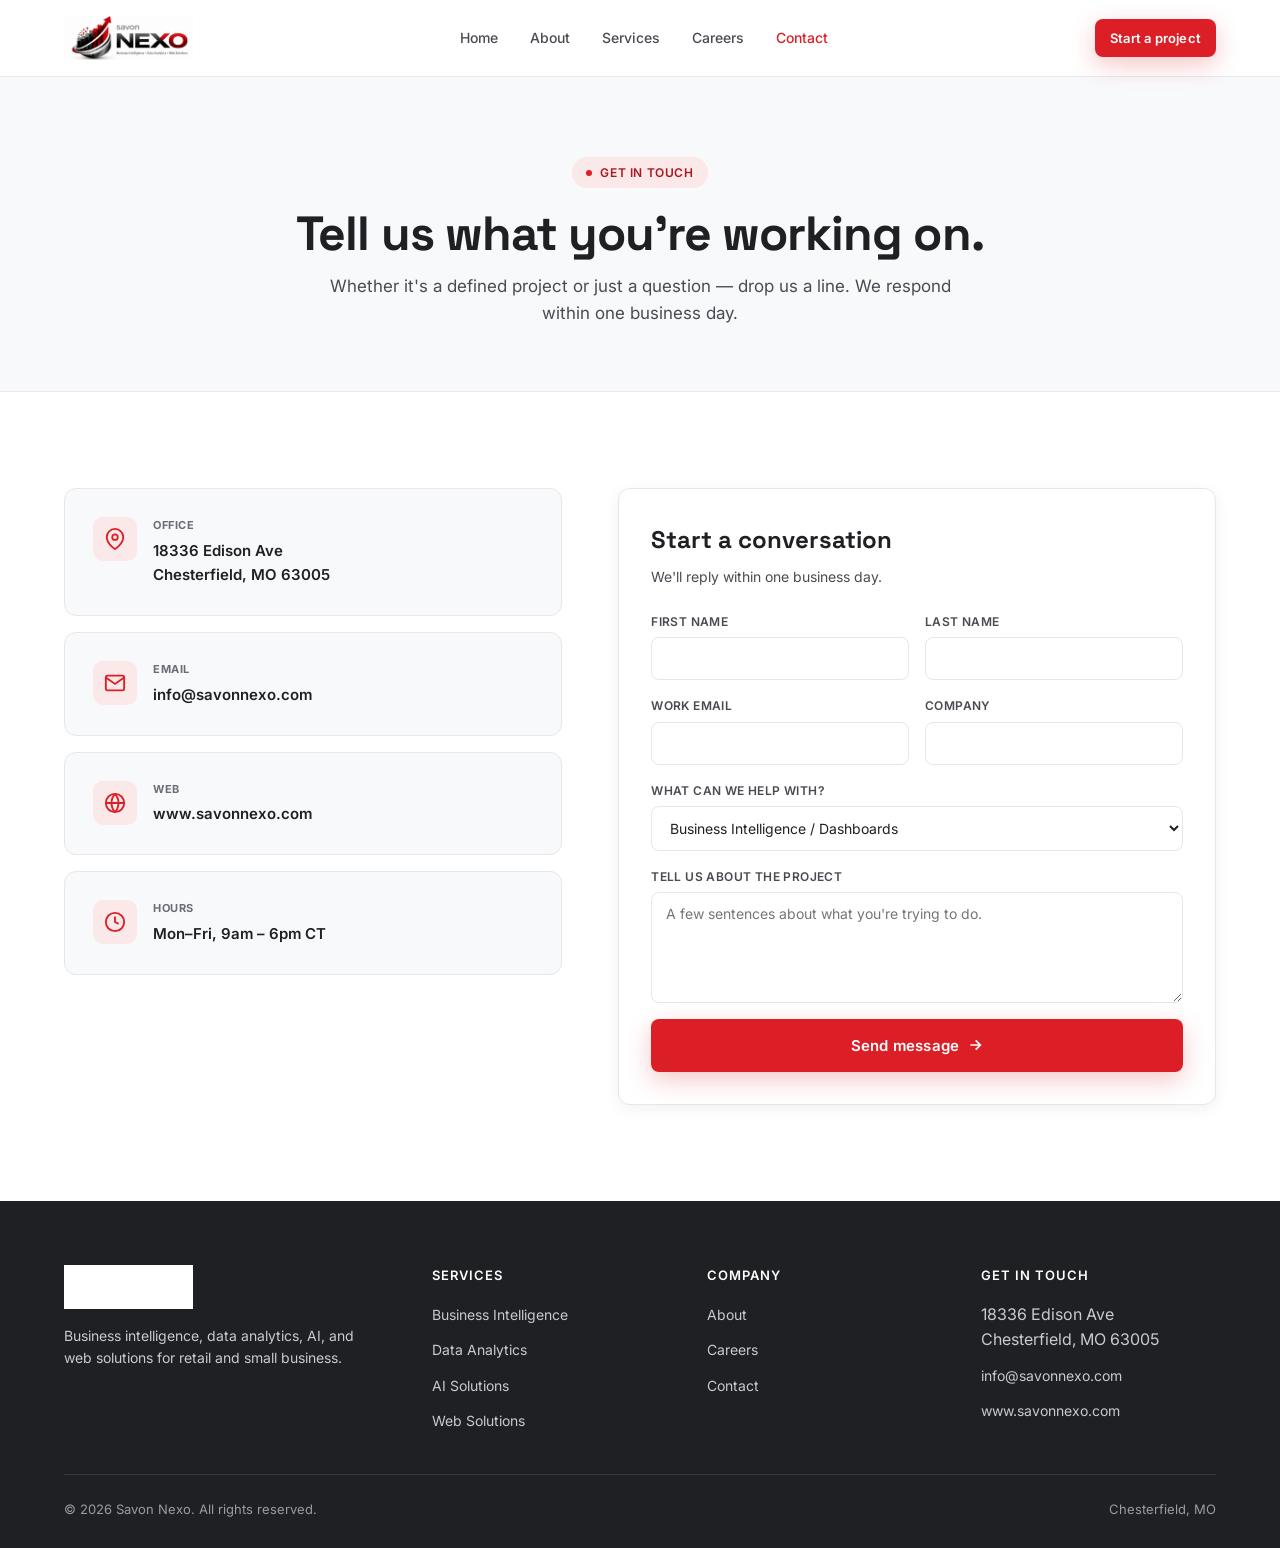
<file: contact.html>
<!DOCTYPE html>
<html lang="en">
<head>
<meta charset="UTF-8">
<meta name="viewport" content="width=device-width,initial-scale=1.0">
<title>Contact — Savon Nexo</title>
<meta name="description" content="Reach out to Savon Nexo for a project, partnership, or quick question.">
<link rel="icon" href="assets/logo.png">
<link href="https://fonts.googleapis.com/css2?family=Inter:wght@400;500;600;700&family=Space+Grotesk:wght@400;500;600;700;800&display=swap" rel="stylesheet">
<link rel="stylesheet" href="assets/styles.css">
<style>
.contact-grid {
  display: grid;
  grid-template-columns: 1fr 1.2fr;
  gap: 56px;
}
@media (max-width: 900px) {
  .contact-grid { grid-template-columns: 1fr; gap: 40px; }
}
.contact-info-card {
  background: var(--gray-50);
  border: 1px solid var(--gray-200);
  border-radius: var(--radius);
  padding: 28px;
  margin-bottom: 16px;
  display: flex;
  gap: 16px;
}
.contact-info-card .icon {
  width: 44px; height: 44px;
  border-radius: 10px;
  background: var(--red-soft);
  color: var(--red);
  display: inline-flex; align-items: center; justify-content: center;
  flex-shrink: 0;
}
.contact-info-card .label {
  font-size: 11px;
  text-transform: uppercase;
  letter-spacing: 0.6px;
  color: var(--gray-500);
  font-weight: 700;
  margin-bottom: 4px;
}
.contact-info-card .value {
  font-size: 15px;
  color: var(--charcoal);
  font-weight: 600;
}
.contact-info-card .value a { color: var(--charcoal); }
.contact-info-card .value a:hover { color: var(--red); }
.form-card {
  background: var(--white);
  border: 1px solid var(--gray-200);
  border-radius: var(--radius);
  padding: 32px;
  box-shadow: var(--shadow);
}
.row-2 { display: grid; grid-template-columns: 1fr 1fr; gap: 16px; }
@media (max-width: 600px) { .row-2 { grid-template-columns: 1fr; } }
</style>
</head>
<body>
<div data-nav-slot></div>

<section class="page-header">
  <div class="container">
    <span class="eyebrow"><span class="dot"></span>Get in touch</span>
    <h1>Tell us what you're working on.</h1>
    <p>Whether it's a defined project or just a question — drop us a line. We respond within one business day.</p>
  </div>
</section>

<section>
  <div class="container">
    <div class="contact-grid">
      <div>
        <div class="contact-info-card">
          <div class="icon">
            <svg width="22" height="22" viewBox="0 0 24 24" fill="none" stroke="currentColor" stroke-width="2"><path d="M21 10c0 7-9 13-9 13s-9-6-9-13a9 9 0 0 1 18 0z"/><circle cx="12" cy="10" r="3"/></svg>
          </div>
          <div>
            <div class="label">Office</div>
            <div class="value">18336 Edison Ave<br>Chesterfield, MO 63005</div>
          </div>
        </div>
        <div class="contact-info-card">
          <div class="icon">
            <svg width="22" height="22" viewBox="0 0 24 24" fill="none" stroke="currentColor" stroke-width="2"><path d="M4 4h16c1.1 0 2 .9 2 2v12c0 1.1-.9 2-2 2H4c-1.1 0-2-.9-2-2V6c0-1.1.9-2 2-2z"/><polyline points="22,6 12,13 2,6"/></svg>
          </div>
          <div>
            <div class="label">Email</div>
            <div class="value"><a href="mailto:info@savonnexo.com">info@savonnexo.com</a></div>
          </div>
        </div>
        <div class="contact-info-card">
          <div class="icon">
            <svg width="22" height="22" viewBox="0 0 24 24" fill="none" stroke="currentColor" stroke-width="2"><circle cx="12" cy="12" r="10"/><path d="M2 12h20M12 2a15 15 0 0 1 0 20M12 2a15 15 0 0 0 0 20"/></svg>
          </div>
          <div>
            <div class="label">Web</div>
            <div class="value"><a href="https://www.savonnexo.com">www.savonnexo.com</a></div>
          </div>
        </div>
        <div class="contact-info-card">
          <div class="icon">
            <svg width="22" height="22" viewBox="0 0 24 24" fill="none" stroke="currentColor" stroke-width="2"><circle cx="12" cy="12" r="10"/><polyline points="12 6 12 12 16 14"/></svg>
          </div>
          <div>
            <div class="label">Hours</div>
            <div class="value">Mon–Fri, 9am – 6pm CT</div>
          </div>
        </div>
      </div>

      <form
        class="form-card"
        id="contact-form"
        name="contact"
        method="POST"
        data-netlify="true"
        data-netlify-honeypot="bot-field"
        novalidate
      >
        <h2 style="font-family:var(--font-display);font-size:24px;color:var(--charcoal);margin-bottom:6px;">Start a conversation</h2>
        <p style="color:var(--gray-700);margin-bottom:24px;font-size:14px;">We'll reply within one business day.</p>

        <!-- Netlify Forms plumbing -->
        <input type="hidden" name="form-name" value="contact">
        <p hidden><label>Don't fill: <input name="bot-field" tabindex="-1"></label></p>

        <div id="form-alert"></div>

        <div class="row-2">
          <div class="field"><label>First name</label><input type="text" name="first" required></div>
          <div class="field"><label>Last name</label><input type="text" name="last" required></div>
        </div>
        <div class="row-2">
          <div class="field"><label>Work email</label><input type="email" name="email" required></div>
          <div class="field"><label>Company</label><input type="text" name="company"></div>
        </div>
        <div class="field">
          <label>What can we help with?</label>
          <select name="topic">
            <option>Business Intelligence / Dashboards</option>
            <option>Data Analytics</option>
            <option>AI Solutions</option>
            <option>Web Solutions</option>
            <option>Not sure yet</option>
          </select>
        </div>
        <div class="field">
          <label>Tell us about the project</label>
          <textarea name="message" rows="5" placeholder="A few sentences about what you're trying to do."></textarea>
        </div>
        <button type="submit" id="contact-submit" class="btn btn-primary btn-lg btn-block">Send message
          <svg width="16" height="16" viewBox="0 0 24 24" fill="none" stroke="currentColor" stroke-width="2.5"><path d="M5 12h14M13 5l7 7-7 7"/></svg>
        </button>
      </form>
    </div>
  </div>
</section>

<div data-footer-slot></div>
<script src="assets/app.js"></script>
<script>
const contactForm = document.getElementById('contact-form');
const contactSubmit = document.getElementById('contact-submit');

contactForm.addEventListener('submit', async function(e) {
  e.preventDefault();
  const fd = new FormData(this);
  const data = Object.fromEntries(fd.entries());
  if (!data.first || !data.last || !data.email) {
    showAlert('Please fill in your name and email.', 'error');
    return;
  }

  contactSubmit.disabled = true;
  contactSubmit.innerHTML = 'Sending…';
  try {
    const res = await fetch('/', {
      method: 'POST',
      headers: { 'Content-Type': 'application/x-www-form-urlencoded' },
      body: new URLSearchParams(fd).toString()
    });
    if (!res.ok) throw new Error('Submission failed');
    showAlert('Thanks — your message has been sent. We will reply within one business day.', 'success');
    contactForm.reset();
  } catch (err) {
    console.error(err);
    showAlert('Something went wrong. Please try again, or email hr@savonnexo.com directly.', 'error');
  } finally {
    contactSubmit.disabled = false;
    contactSubmit.innerHTML = 'Send message <svg width="16" height="16" viewBox="0 0 24 24" fill="none" stroke="currentColor" stroke-width="2.5"><path d="M5 12h14M13 5l7 7-7 7"/></svg>';
  }
});

function showAlert(msg, type) {
  document.getElementById('form-alert').innerHTML =
    `<div class="alert alert-${type === 'error' ? 'error' : 'success'}">${msg}</div>`;
}
</script>
</body>
</html>
</file>
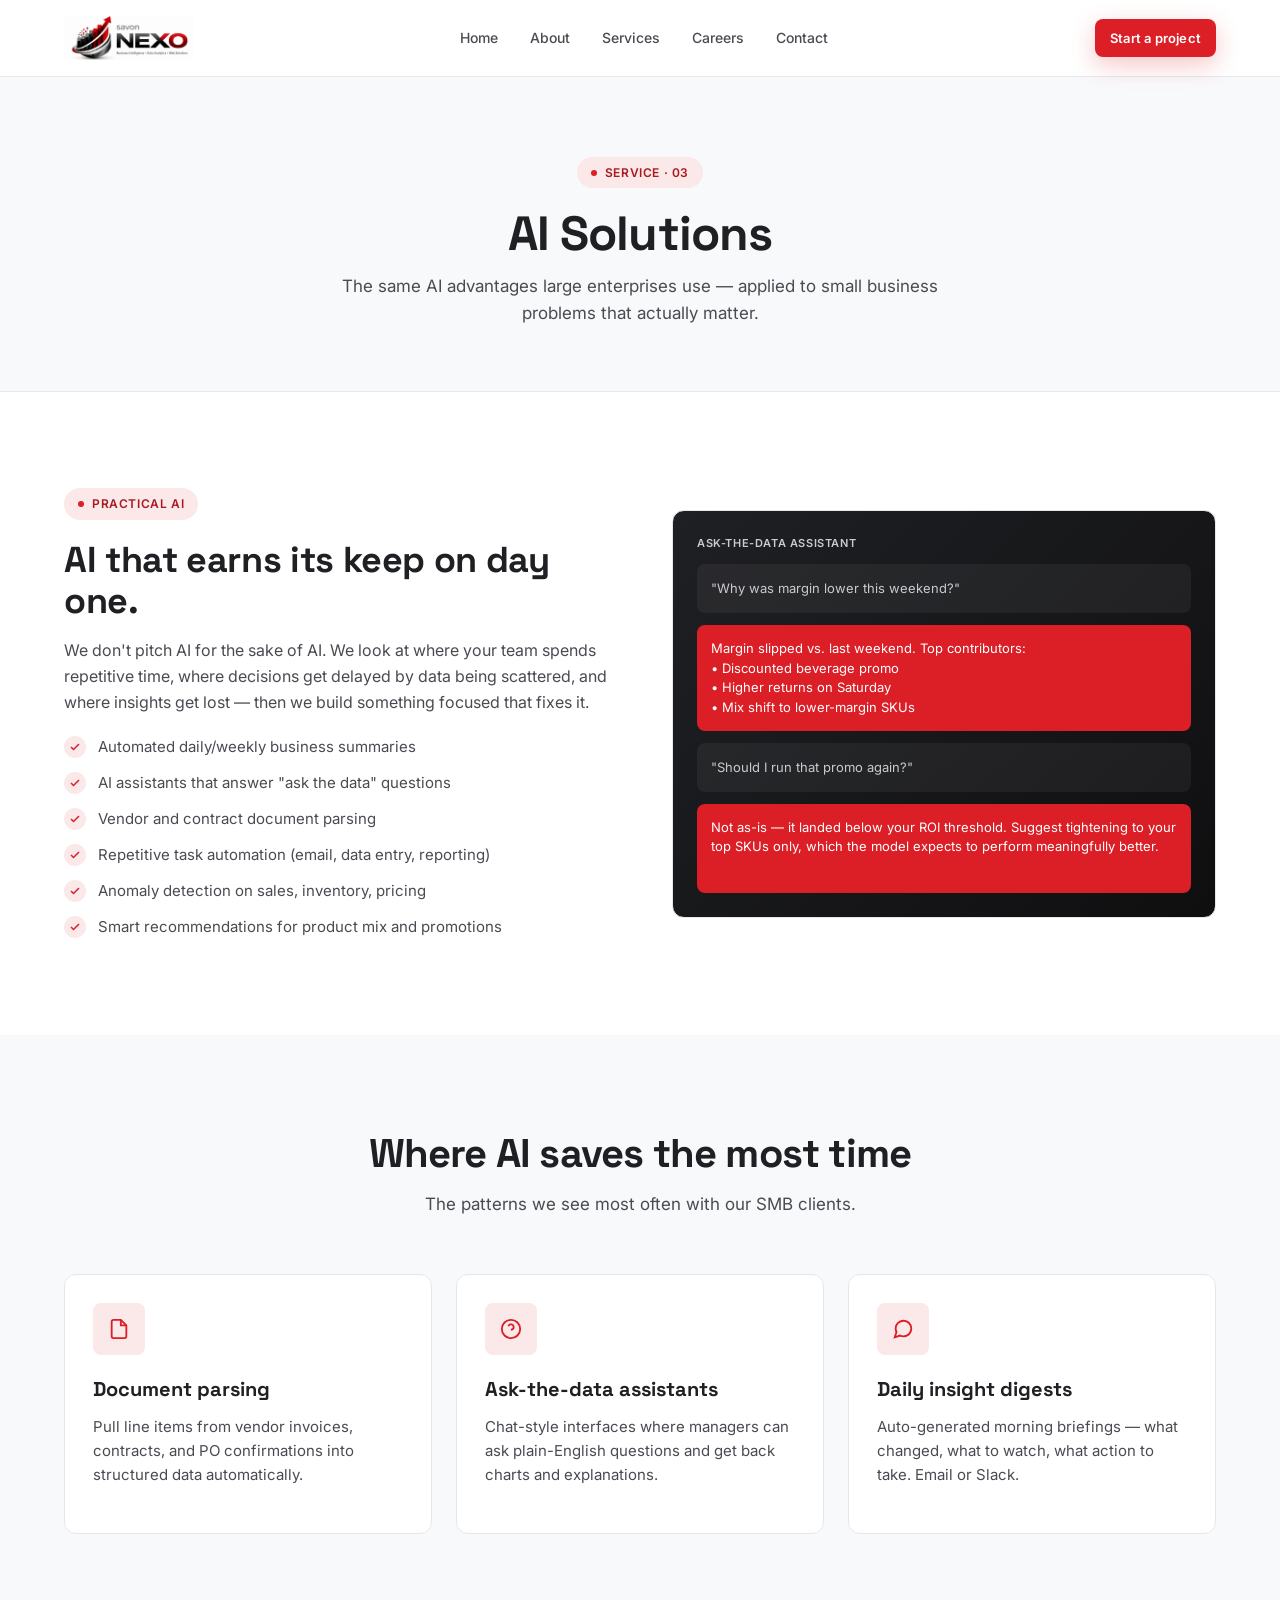
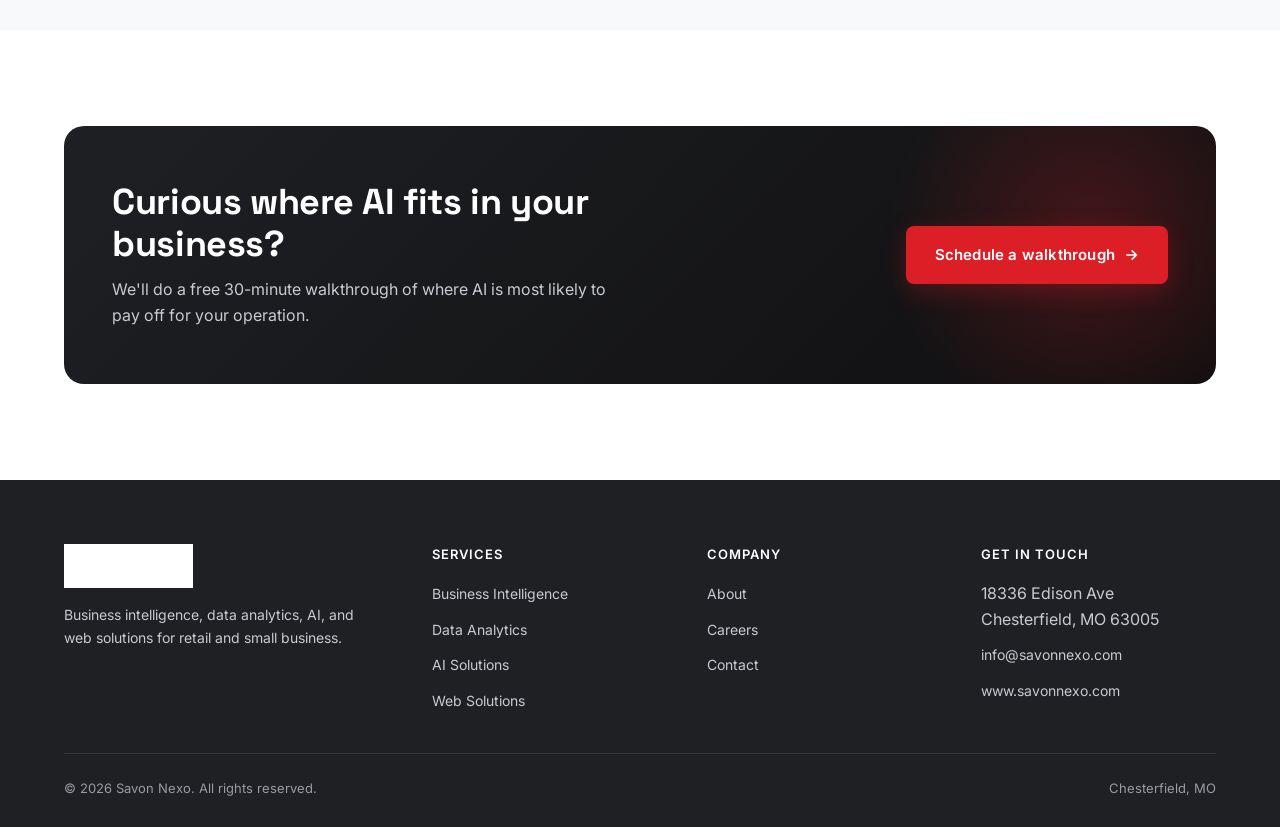
<file: services-ai.html>
<!DOCTYPE html>
<html lang="en">
<head>
<meta charset="UTF-8">
<meta name="viewport" content="width=device-width,initial-scale=1.0">
<title>AI Solutions — Savon Nexo</title>
<meta name="description" content="Practical AI for SMBs — automate manual work, summarize data, generate insights, and improve workflows.">
<link rel="icon" href="assets/logo.png">
<link href="https://fonts.googleapis.com/css2?family=Inter:wght@400;500;600;700&family=Space+Grotesk:wght@400;500;600;700;800&display=swap" rel="stylesheet">
<link rel="stylesheet" href="assets/styles.css">
</head>
<body>
<div data-nav-slot></div>

<section class="page-header">
  <div class="container">
    <span class="eyebrow"><span class="dot"></span>Service · 03</span>
    <h1>AI Solutions</h1>
    <p>The same AI advantages large enterprises use — applied to small business problems that actually matter.</p>
  </div>
</section>

<section>
  <div class="container">
    <div class="feature-row">
      <div class="feature-text">
        <span class="eyebrow"><span class="dot"></span>Practical AI</span>
        <h2>AI that earns its keep on day one.</h2>
        <p>We don't pitch AI for the sake of AI. We look at where your team spends repetitive time, where decisions get delayed by data being scattered, and where insights get lost — then we build something focused that fixes it.</p>
        <ul class="check-list">
          <li><span class="check"><svg width="12" height="12" viewBox="0 0 24 24" fill="none" stroke="currentColor" stroke-width="3"><polyline points="20 6 9 17 4 12"/></svg></span>Automated daily/weekly business summaries</li>
          <li><span class="check"><svg width="12" height="12" viewBox="0 0 24 24" fill="none" stroke="currentColor" stroke-width="3"><polyline points="20 6 9 17 4 12"/></svg></span>AI assistants that answer "ask the data" questions</li>
          <li><span class="check"><svg width="12" height="12" viewBox="0 0 24 24" fill="none" stroke="currentColor" stroke-width="3"><polyline points="20 6 9 17 4 12"/></svg></span>Vendor and contract document parsing</li>
          <li><span class="check"><svg width="12" height="12" viewBox="0 0 24 24" fill="none" stroke="currentColor" stroke-width="3"><polyline points="20 6 9 17 4 12"/></svg></span>Repetitive task automation (email, data entry, reporting)</li>
          <li><span class="check"><svg width="12" height="12" viewBox="0 0 24 24" fill="none" stroke="currentColor" stroke-width="3"><polyline points="20 6 9 17 4 12"/></svg></span>Anomaly detection on sales, inventory, pricing</li>
          <li><span class="check"><svg width="12" height="12" viewBox="0 0 24 24" fill="none" stroke="currentColor" stroke-width="3"><polyline points="20 6 9 17 4 12"/></svg></span>Smart recommendations for product mix and promotions</li>
        </ul>
      </div>
      <div class="feature-visual" style="background:linear-gradient(135deg, var(--charcoal) 0%, var(--black) 100%); padding:24px; color:var(--white);">
        <div style="height:100%;display:flex;flex-direction:column;gap:12px;">
          <div style="font-size:11px;text-transform:uppercase;letter-spacing:0.6px;color:var(--gray-300);font-weight:600;">Ask-the-data assistant</div>
          <div style="background:rgba(255,255,255,0.05);border-radius:8px;padding:14px;font-size:13px;color:var(--gray-300);">"Why was margin lower this weekend?"</div>
          <div style="background:var(--red);border-radius:8px;padding:14px;font-size:13px;line-height:1.5;">
            Margin slipped vs. last weekend. Top contributors:<br>
            • Discounted beverage promo<br>
            • Higher returns on Saturday<br>
            • Mix shift to lower-margin SKUs
          </div>
          <div style="background:rgba(255,255,255,0.05);border-radius:8px;padding:14px;font-size:13px;color:var(--gray-300);">"Should I run that promo again?"</div>
          <div style="background:var(--red);border-radius:8px;padding:14px;font-size:13px;line-height:1.5;flex:1;">
            Not as-is — it landed below your ROI threshold. Suggest tightening to your top SKUs only, which the model expects to perform meaningfully better.
          </div>
        </div>
      </div>
    </div>
  </div>
</section>

<section style="background:var(--gray-50);">
  <div class="container">
    <div class="section-head">
      <h2>Where AI saves the most time</h2>
      <p>The patterns we see most often with our SMB clients.</p>
    </div>
    <div class="grid-3">
      <div class="service-card">
        <div class="icon"><svg width="22" height="22" viewBox="0 0 24 24" fill="none" stroke="currentColor" stroke-width="2"><path d="M14 2H6a2 2 0 0 0-2 2v16a2 2 0 0 0 2 2h12a2 2 0 0 0 2-2V8z"/><polyline points="14 2 14 8 20 8"/></svg></div>
        <h3>Document parsing</h3>
        <p>Pull line items from vendor invoices, contracts, and PO confirmations into structured data automatically.</p>
      </div>
      <div class="service-card">
        <div class="icon"><svg width="22" height="22" viewBox="0 0 24 24" fill="none" stroke="currentColor" stroke-width="2"><circle cx="12" cy="12" r="10"/><path d="M9.09 9a3 3 0 0 1 5.83 1c0 2-3 3-3 3M12 17h.01"/></svg></div>
        <h3>Ask-the-data assistants</h3>
        <p>Chat-style interfaces where managers can ask plain-English questions and get back charts and explanations.</p>
      </div>
      <div class="service-card">
        <div class="icon"><svg width="22" height="22" viewBox="0 0 24 24" fill="none" stroke="currentColor" stroke-width="2"><path d="M21 11.5a8.38 8.38 0 0 1-.9 3.8 8.5 8.5 0 0 1-7.6 4.7 8.38 8.38 0 0 1-3.8-.9L3 21l1.9-5.7a8.38 8.38 0 0 1-.9-3.8 8.5 8.5 0 0 1 4.7-7.6 8.38 8.38 0 0 1 3.8-.9h.5a8.48 8.48 0 0 1 8 8v.5z"/></svg></div>
        <h3>Daily insight digests</h3>
        <p>Auto-generated morning briefings — what changed, what to watch, what action to take. Email or Slack.</p>
      </div>
    </div>
  </div>
</section>

<section>
  <div class="container">
    <div class="cta-banner">
      <div>
        <h2>Curious where AI fits in your business?</h2>
        <p>We'll do a free 30-minute walkthrough of where AI is most likely to pay off for your operation.</p>
      </div>
      <div class="cta-actions">
        <a class="btn btn-primary btn-lg" href="contact.html">Schedule a walkthrough
          <svg width="16" height="16" viewBox="0 0 24 24" fill="none" stroke="currentColor" stroke-width="2.5"><path d="M5 12h14M13 5l7 7-7 7"/></svg>
        </a>
      </div>
    </div>
  </div>
</section>

<div data-footer-slot></div>
<script src="assets/app.js"></script>
</body>
</html>
</file>
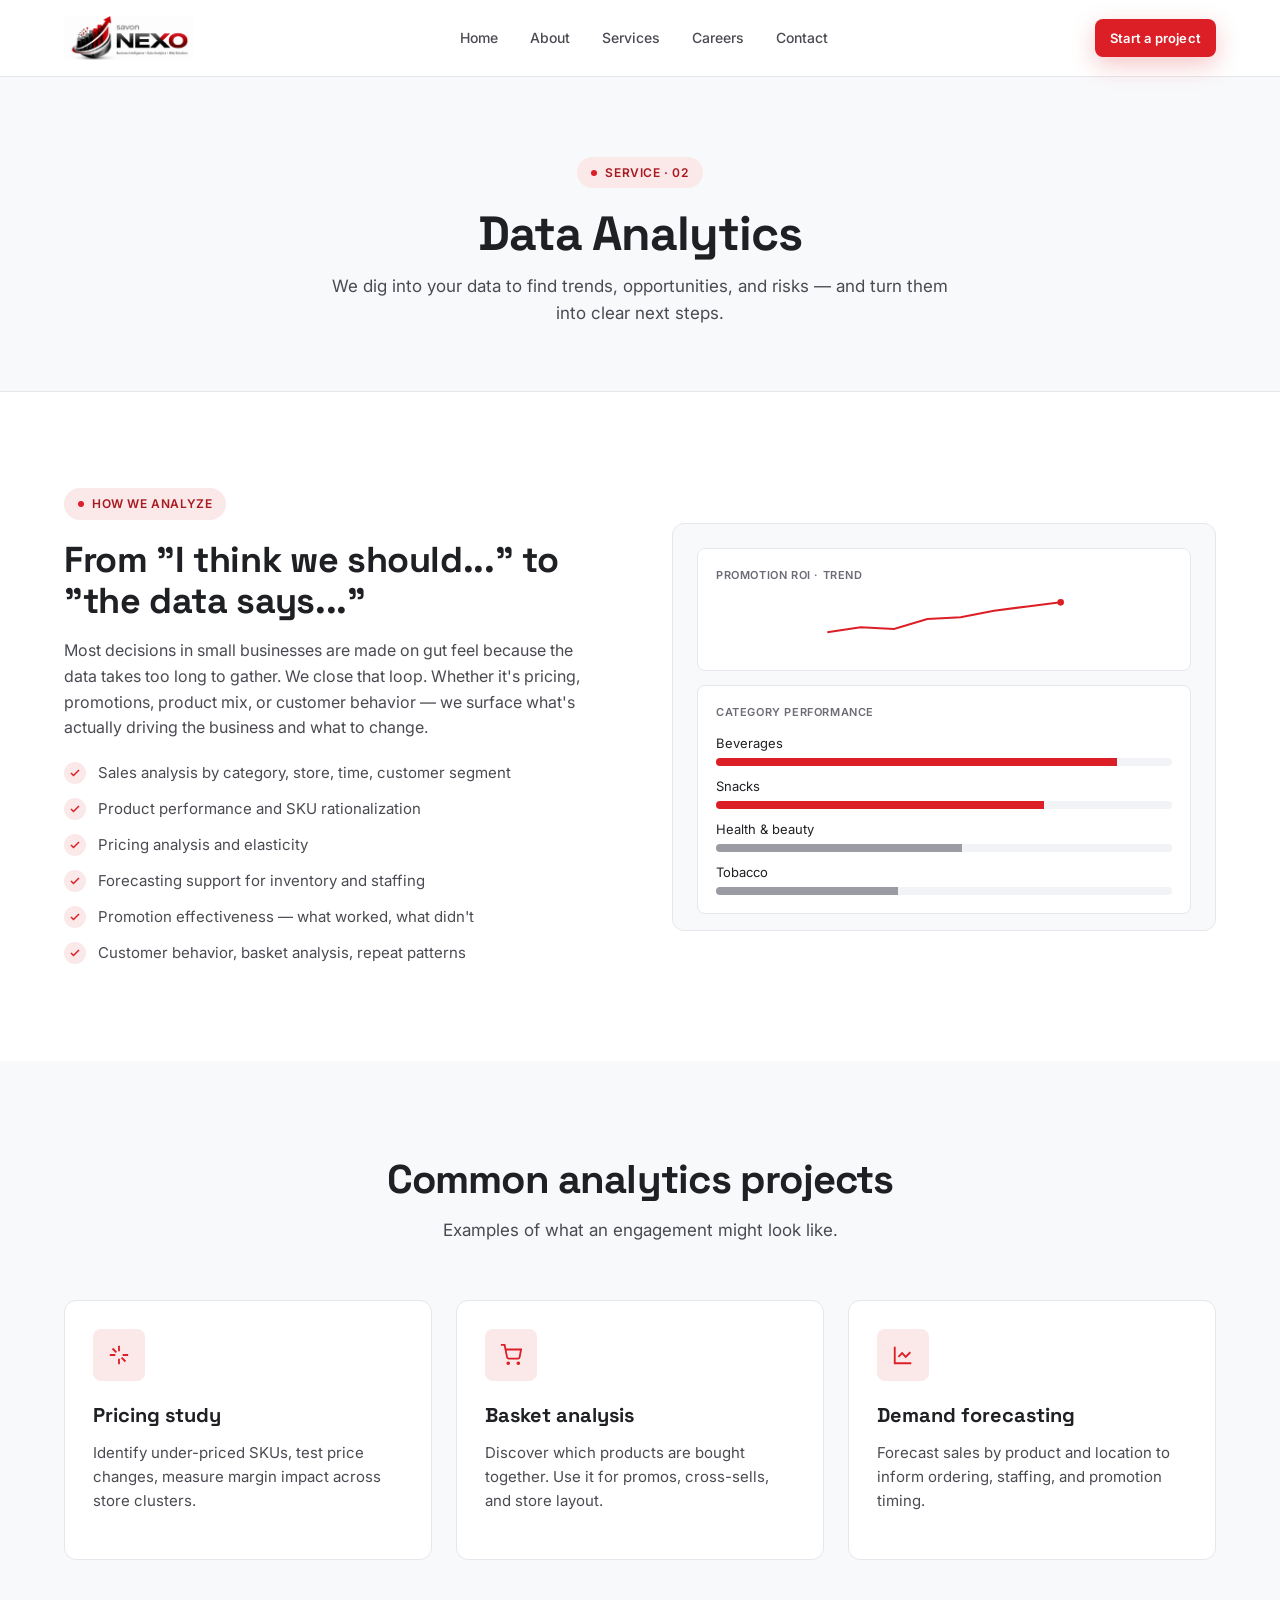
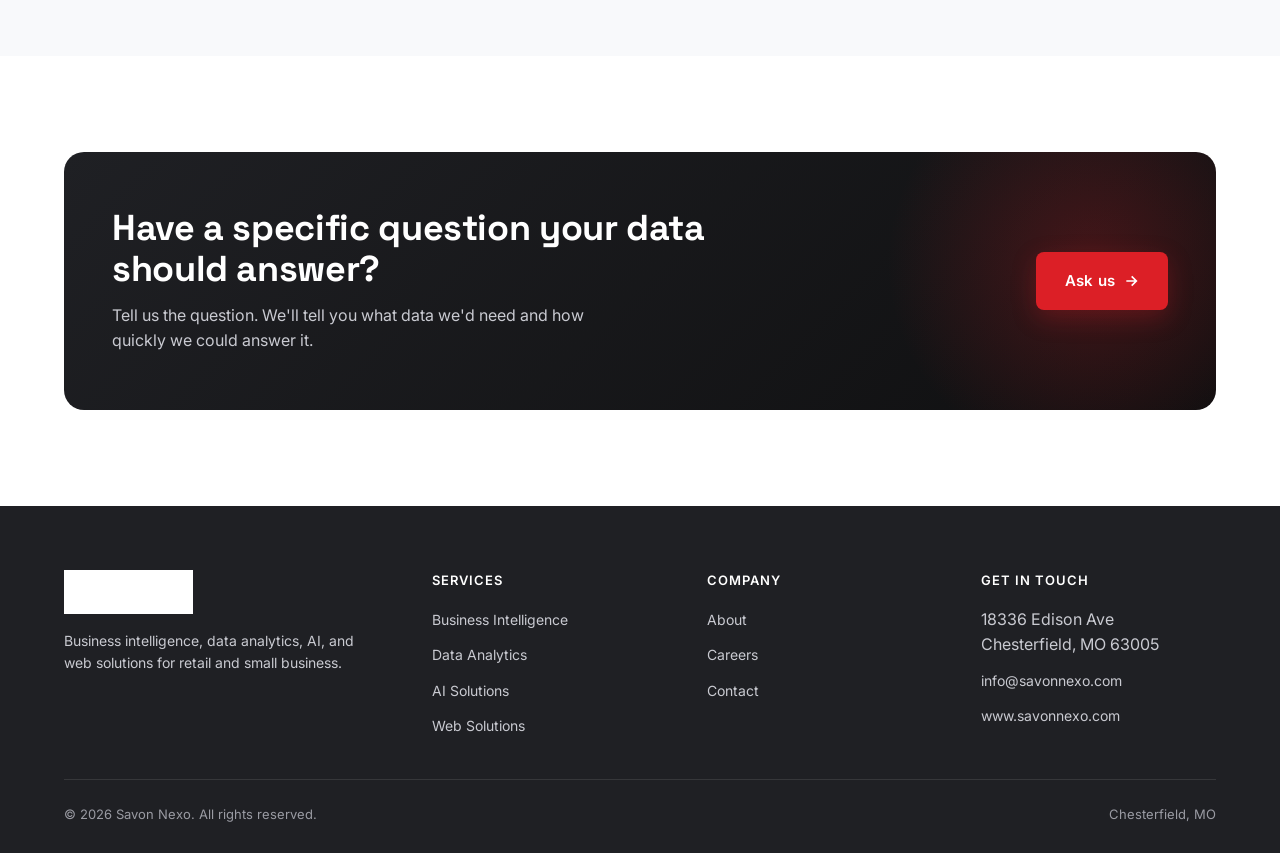
<file: services-analytics.html>
<!DOCTYPE html>
<html lang="en">
<head>
<meta charset="UTF-8">
<meta name="viewport" content="width=device-width,initial-scale=1.0">
<title>Data Analytics — Savon Nexo</title>
<meta name="description" content="Sales analysis, product performance, pricing studies, forecasting, and promotion effectiveness — explained clearly.">
<link rel="icon" href="assets/logo.png">
<link href="https://fonts.googleapis.com/css2?family=Inter:wght@400;500;600;700&family=Space+Grotesk:wght@400;500;600;700;800&display=swap" rel="stylesheet">
<link rel="stylesheet" href="assets/styles.css">
</head>
<body>
<div data-nav-slot></div>

<section class="page-header">
  <div class="container">
    <span class="eyebrow"><span class="dot"></span>Service · 02</span>
    <h1>Data Analytics</h1>
    <p>We dig into your data to find trends, opportunities, and risks — and turn them into clear next steps.</p>
  </div>
</section>

<section>
  <div class="container">
    <div class="feature-row">
      <div class="feature-text">
        <span class="eyebrow"><span class="dot"></span>How we analyze</span>
        <h2>From "I think we should..." to "the data says..."</h2>
        <p>Most decisions in small businesses are made on gut feel because the data takes too long to gather. We close that loop. Whether it's pricing, promotions, product mix, or customer behavior — we surface what's actually driving the business and what to change.</p>
        <ul class="check-list">
          <li><span class="check"><svg width="12" height="12" viewBox="0 0 24 24" fill="none" stroke="currentColor" stroke-width="3"><polyline points="20 6 9 17 4 12"/></svg></span>Sales analysis by category, store, time, customer segment</li>
          <li><span class="check"><svg width="12" height="12" viewBox="0 0 24 24" fill="none" stroke="currentColor" stroke-width="3"><polyline points="20 6 9 17 4 12"/></svg></span>Product performance and SKU rationalization</li>
          <li><span class="check"><svg width="12" height="12" viewBox="0 0 24 24" fill="none" stroke="currentColor" stroke-width="3"><polyline points="20 6 9 17 4 12"/></svg></span>Pricing analysis and elasticity</li>
          <li><span class="check"><svg width="12" height="12" viewBox="0 0 24 24" fill="none" stroke="currentColor" stroke-width="3"><polyline points="20 6 9 17 4 12"/></svg></span>Forecasting support for inventory and staffing</li>
          <li><span class="check"><svg width="12" height="12" viewBox="0 0 24 24" fill="none" stroke="currentColor" stroke-width="3"><polyline points="20 6 9 17 4 12"/></svg></span>Promotion effectiveness — what worked, what didn't</li>
          <li><span class="check"><svg width="12" height="12" viewBox="0 0 24 24" fill="none" stroke="currentColor" stroke-width="3"><polyline points="20 6 9 17 4 12"/></svg></span>Customer behavior, basket analysis, repeat patterns</li>
        </ul>
      </div>
      <div class="feature-visual">
        <div style="height:100%;display:flex;flex-direction:column;gap:14px;">
          <div style="background:var(--white);border:1px solid var(--gray-200);border-radius:var(--radius-sm);padding:18px;">
            <div style="font-size:11px;text-transform:uppercase;letter-spacing:0.6px;color:var(--gray-500);font-weight:600;margin-bottom:10px;">Promotion ROI · trend</div>
            <svg viewBox="0 0 280 60" style="width:100%;height:50px;" aria-hidden="true">
              <path d="M0,46 L40,40 L80,42 L120,30 L160,28 L200,20 L240,15 L280,10" fill="none" stroke="var(--red)" stroke-width="2.5"/>
              <circle cx="280" cy="10" r="4" fill="var(--red)"/>
            </svg>
          </div>
          <div style="background:var(--white);border:1px solid var(--gray-200);border-radius:var(--radius-sm);padding:18px;flex:1;display:flex;flex-direction:column;justify-content:space-between;">
            <div style="font-size:11px;text-transform:uppercase;letter-spacing:0.6px;color:var(--gray-500);font-weight:600;margin-bottom:12px;">Category performance</div>
            <div style="display:flex;flex-direction:column;gap:10px;">
              <div><div style="font-size:13px;color:var(--charcoal);margin-bottom:4px;">Beverages</div><div style="height:8px;background:var(--gray-100);border-radius:4px;overflow:hidden;"><div style="width:88%;height:100%;background:var(--red);"></div></div></div>
              <div><div style="font-size:13px;color:var(--charcoal);margin-bottom:4px;">Snacks</div><div style="height:8px;background:var(--gray-100);border-radius:4px;overflow:hidden;"><div style="width:72%;height:100%;background:var(--red);"></div></div></div>
              <div><div style="font-size:13px;color:var(--charcoal);margin-bottom:4px;">Health &amp; beauty</div><div style="height:8px;background:var(--gray-100);border-radius:4px;overflow:hidden;"><div style="width:54%;height:100%;background:var(--gray-400);"></div></div></div>
              <div><div style="font-size:13px;color:var(--charcoal);margin-bottom:4px;">Tobacco</div><div style="height:8px;background:var(--gray-100);border-radius:4px;overflow:hidden;"><div style="width:40%;height:100%;background:var(--gray-400);"></div></div></div>
            </div>
          </div>
        </div>
      </div>
    </div>
  </div>
</section>

<section style="background:var(--gray-50);">
  <div class="container">
    <div class="section-head">
      <h2>Common analytics projects</h2>
      <p>Examples of what an engagement might look like.</p>
    </div>
    <div class="grid-3">
      <div class="service-card">
        <div class="icon"><svg width="22" height="22" viewBox="0 0 24 24" fill="none" stroke="currentColor" stroke-width="2"><path d="M12 2v6M12 22v-6M4.93 4.93l4.24 4.24M19.07 19.07l-4.24-4.24M2 12h6M22 12h-6"/></svg></div>
        <h3>Pricing study</h3>
        <p>Identify under-priced SKUs, test price changes, measure margin impact across store clusters.</p>
      </div>
      <div class="service-card">
        <div class="icon"><svg width="22" height="22" viewBox="0 0 24 24" fill="none" stroke="currentColor" stroke-width="2"><circle cx="9" cy="21" r="1"/><circle cx="20" cy="21" r="1"/><path d="M1 1h4l2.68 13.39a2 2 0 0 0 2 1.61h9.72a2 2 0 0 0 2-1.61L23 6H6"/></svg></div>
        <h3>Basket analysis</h3>
        <p>Discover which products are bought together. Use it for promos, cross-sells, and store layout.</p>
      </div>
      <div class="service-card">
        <div class="icon"><svg width="22" height="22" viewBox="0 0 24 24" fill="none" stroke="currentColor" stroke-width="2"><path d="M3 3v18h18"/><path d="M7 14l4-4 4 4 5-5"/></svg></div>
        <h3>Demand forecasting</h3>
        <p>Forecast sales by product and location to inform ordering, staffing, and promotion timing.</p>
      </div>
    </div>
  </div>
</section>

<section>
  <div class="container">
    <div class="cta-banner">
      <div>
        <h2>Have a specific question your data should answer?</h2>
        <p>Tell us the question. We'll tell you what data we'd need and how quickly we could answer it.</p>
      </div>
      <div class="cta-actions">
        <a class="btn btn-primary btn-lg" href="contact.html">Ask us
          <svg width="16" height="16" viewBox="0 0 24 24" fill="none" stroke="currentColor" stroke-width="2.5"><path d="M5 12h14M13 5l7 7-7 7"/></svg>
        </a>
      </div>
    </div>
  </div>
</section>

<div data-footer-slot></div>
<script src="assets/app.js"></script>
</body>
</html>
</file>
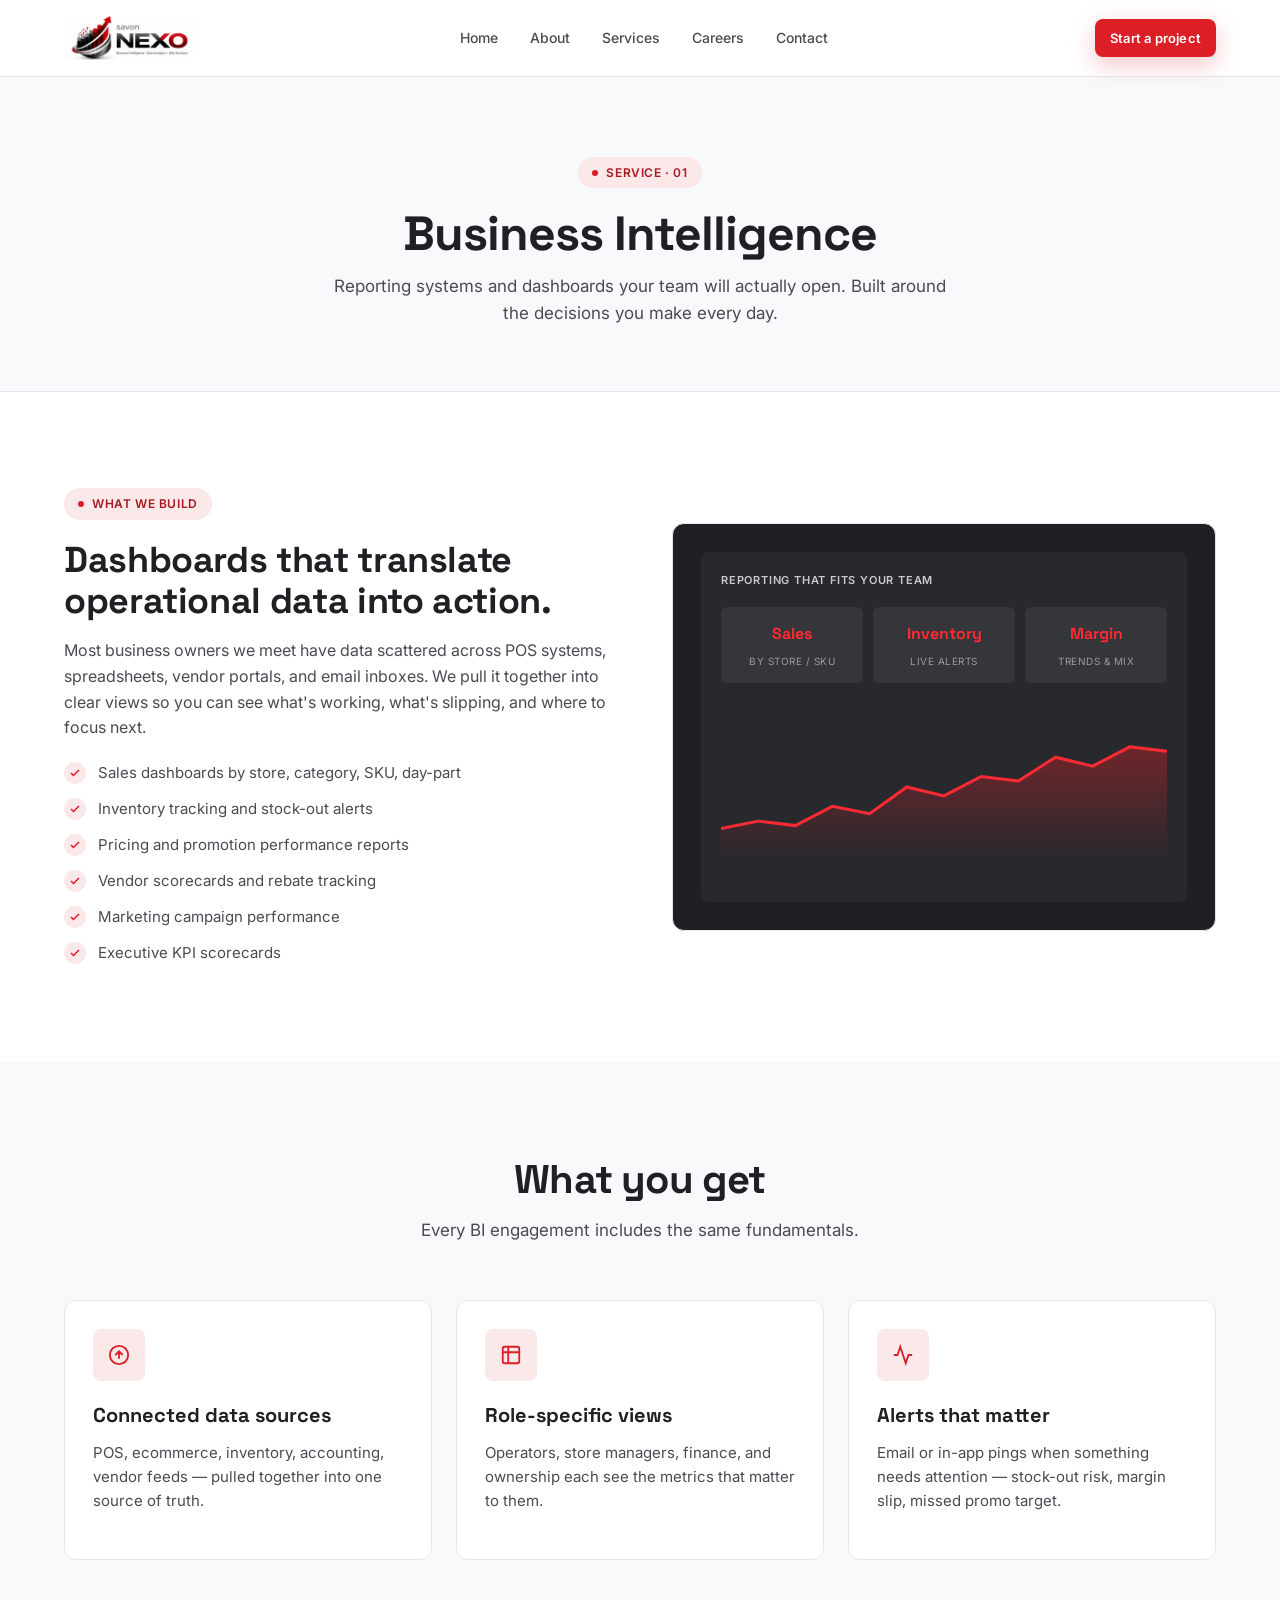
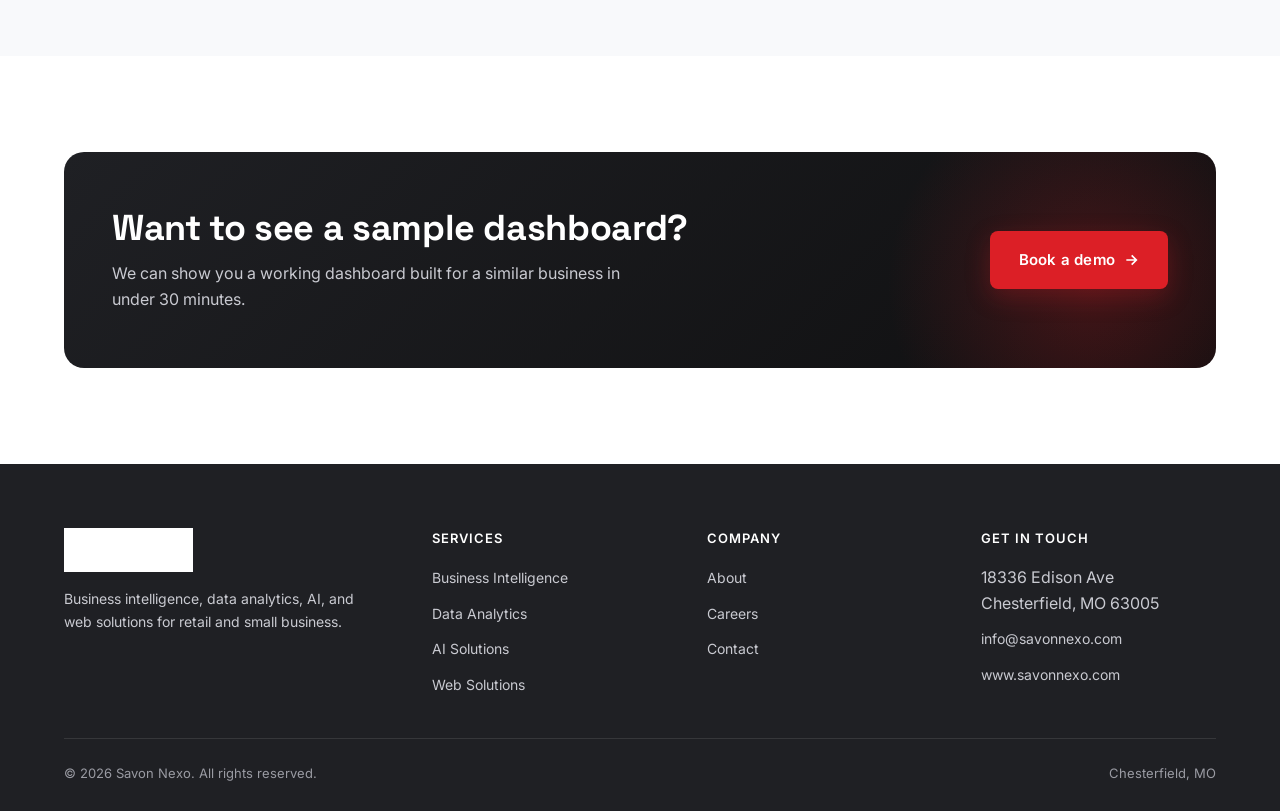
<file: services-bi.html>
<!DOCTYPE html>
<html lang="en">
<head>
<meta charset="UTF-8">
<meta name="viewport" content="width=device-width,initial-scale=1.0">
<title>Business Intelligence — Savon Nexo</title>
<meta name="description" content="Dashboards and reporting systems that help business owners track sales, inventory, pricing, vendor performance, marketing, and operational KPIs.">
<link rel="icon" href="assets/logo.png">
<link href="https://fonts.googleapis.com/css2?family=Inter:wght@400;500;600;700&family=Space+Grotesk:wght@400;500;600;700;800&display=swap" rel="stylesheet">
<link rel="stylesheet" href="assets/styles.css">
</head>
<body>
<div data-nav-slot></div>

<section class="page-header">
  <div class="container">
    <span class="eyebrow"><span class="dot"></span>Service · 01</span>
    <h1>Business Intelligence</h1>
    <p>Reporting systems and dashboards your team will actually open. Built around the decisions you make every day.</p>
  </div>
</section>

<section>
  <div class="container">
    <div class="feature-row">
      <div class="feature-text">
        <span class="eyebrow"><span class="dot"></span>What we build</span>
        <h2>Dashboards that translate operational data into action.</h2>
        <p>Most business owners we meet have data scattered across POS systems, spreadsheets, vendor portals, and email inboxes. We pull it together into clear views so you can see what's working, what's slipping, and where to focus next.</p>
        <ul class="check-list">
          <li><span class="check"><svg width="12" height="12" viewBox="0 0 24 24" fill="none" stroke="currentColor" stroke-width="3"><polyline points="20 6 9 17 4 12"/></svg></span>Sales dashboards by store, category, SKU, day-part</li>
          <li><span class="check"><svg width="12" height="12" viewBox="0 0 24 24" fill="none" stroke="currentColor" stroke-width="3"><polyline points="20 6 9 17 4 12"/></svg></span>Inventory tracking and stock-out alerts</li>
          <li><span class="check"><svg width="12" height="12" viewBox="0 0 24 24" fill="none" stroke="currentColor" stroke-width="3"><polyline points="20 6 9 17 4 12"/></svg></span>Pricing and promotion performance reports</li>
          <li><span class="check"><svg width="12" height="12" viewBox="0 0 24 24" fill="none" stroke="currentColor" stroke-width="3"><polyline points="20 6 9 17 4 12"/></svg></span>Vendor scorecards and rebate tracking</li>
          <li><span class="check"><svg width="12" height="12" viewBox="0 0 24 24" fill="none" stroke="currentColor" stroke-width="3"><polyline points="20 6 9 17 4 12"/></svg></span>Marketing campaign performance</li>
          <li><span class="check"><svg width="12" height="12" viewBox="0 0 24 24" fill="none" stroke="currentColor" stroke-width="3"><polyline points="20 6 9 17 4 12"/></svg></span>Executive KPI scorecards</li>
        </ul>
      </div>
      <div class="feature-visual" style="background:var(--charcoal); padding:28px;">
        <div style="background:rgba(255,255,255,0.04);border-radius:8px;padding:20px;height:100%;display:flex;flex-direction:column;gap:18px;">
          <div style="color:var(--gray-300);font-size:11px;text-transform:uppercase;letter-spacing:0.8px;font-weight:600;">Reporting that fits your team</div>
          <div style="display:grid;grid-template-columns:1fr 1fr 1fr;gap:10px;">
            <div style="background:rgba(255,255,255,0.06);padding:14px;border-radius:6px;text-align:center;">
              <div style="color:var(--red-bright);font-family:var(--font-display);font-weight:700;margin-bottom:6px;">Sales</div>
              <div style="font-size:10px;color:var(--gray-400);text-transform:uppercase;letter-spacing:0.5px;">By store / SKU</div>
            </div>
            <div style="background:rgba(255,255,255,0.06);padding:14px;border-radius:6px;text-align:center;">
              <div style="color:var(--red-bright);font-family:var(--font-display);font-weight:700;margin-bottom:6px;">Inventory</div>
              <div style="font-size:10px;color:var(--gray-400);text-transform:uppercase;letter-spacing:0.5px;">Live alerts</div>
            </div>
            <div style="background:rgba(255,255,255,0.06);padding:14px;border-radius:6px;text-align:center;">
              <div style="color:var(--red-bright);font-family:var(--font-display);font-weight:700;margin-bottom:6px;">Margin</div>
              <div style="font-size:10px;color:var(--gray-400);text-transform:uppercase;letter-spacing:0.5px;">Trends &amp; mix</div>
            </div>
          </div>
          <svg viewBox="0 0 300 90" style="width:100%;flex:1;" aria-hidden="true">
            <defs><linearGradient id="g2" x1="0" y1="0" x2="0" y2="1"><stop offset="0%" stop-color="rgba(220,31,38,0.4)"/><stop offset="100%" stop-color="rgba(220,31,38,0)"/></linearGradient></defs>
            <path d="M0,70 L25,65 L50,68 L75,55 L100,60 L125,42 L150,48 L175,35 L200,38 L225,22 L250,28 L275,15 L300,18 L300,90 L0,90 Z" fill="url(#g2)"/>
            <path d="M0,70 L25,65 L50,68 L75,55 L100,60 L125,42 L150,48 L175,35 L200,38 L225,22 L250,28 L275,15 L300,18" fill="none" stroke="var(--red-bright)" stroke-width="2"/>
          </svg>
        </div>
      </div>
    </div>
  </div>
</section>

<section style="background:var(--gray-50);">
  <div class="container">
    <div class="section-head">
      <h2>What you get</h2>
      <p>Every BI engagement includes the same fundamentals.</p>
    </div>
    <div class="grid-3">
      <div class="service-card">
        <div class="icon">
          <svg width="22" height="22" viewBox="0 0 24 24" fill="none" stroke="currentColor" stroke-width="2"><circle cx="12" cy="12" r="10"/><path d="M16 12l-4-4-4 4M12 16V8"/></svg>
        </div>
        <h3>Connected data sources</h3>
        <p>POS, ecommerce, inventory, accounting, vendor feeds — pulled together into one source of truth.</p>
      </div>
      <div class="service-card">
        <div class="icon">
          <svg width="22" height="22" viewBox="0 0 24 24" fill="none" stroke="currentColor" stroke-width="2"><rect x="3" y="3" width="18" height="18" rx="2"/><path d="M9 3v18M3 9h18"/></svg>
        </div>
        <h3>Role-specific views</h3>
        <p>Operators, store managers, finance, and ownership each see the metrics that matter to them.</p>
      </div>
      <div class="service-card">
        <div class="icon">
          <svg width="22" height="22" viewBox="0 0 24 24" fill="none" stroke="currentColor" stroke-width="2"><path d="M22 12h-4l-3 9L9 3l-3 9H2"/></svg>
        </div>
        <h3>Alerts that matter</h3>
        <p>Email or in-app pings when something needs attention — stock-out risk, margin slip, missed promo target.</p>
      </div>
    </div>
  </div>
</section>

<section>
  <div class="container">
    <div class="cta-banner">
      <div>
        <h2>Want to see a sample dashboard?</h2>
        <p>We can show you a working dashboard built for a similar business in under 30 minutes.</p>
      </div>
      <div class="cta-actions">
        <a class="btn btn-primary btn-lg" href="contact.html">Book a demo
          <svg width="16" height="16" viewBox="0 0 24 24" fill="none" stroke="currentColor" stroke-width="2.5"><path d="M5 12h14M13 5l7 7-7 7"/></svg>
        </a>
      </div>
    </div>
  </div>
</section>

<div data-footer-slot></div>
<script src="assets/app.js"></script>
</body>
</html>
</file>
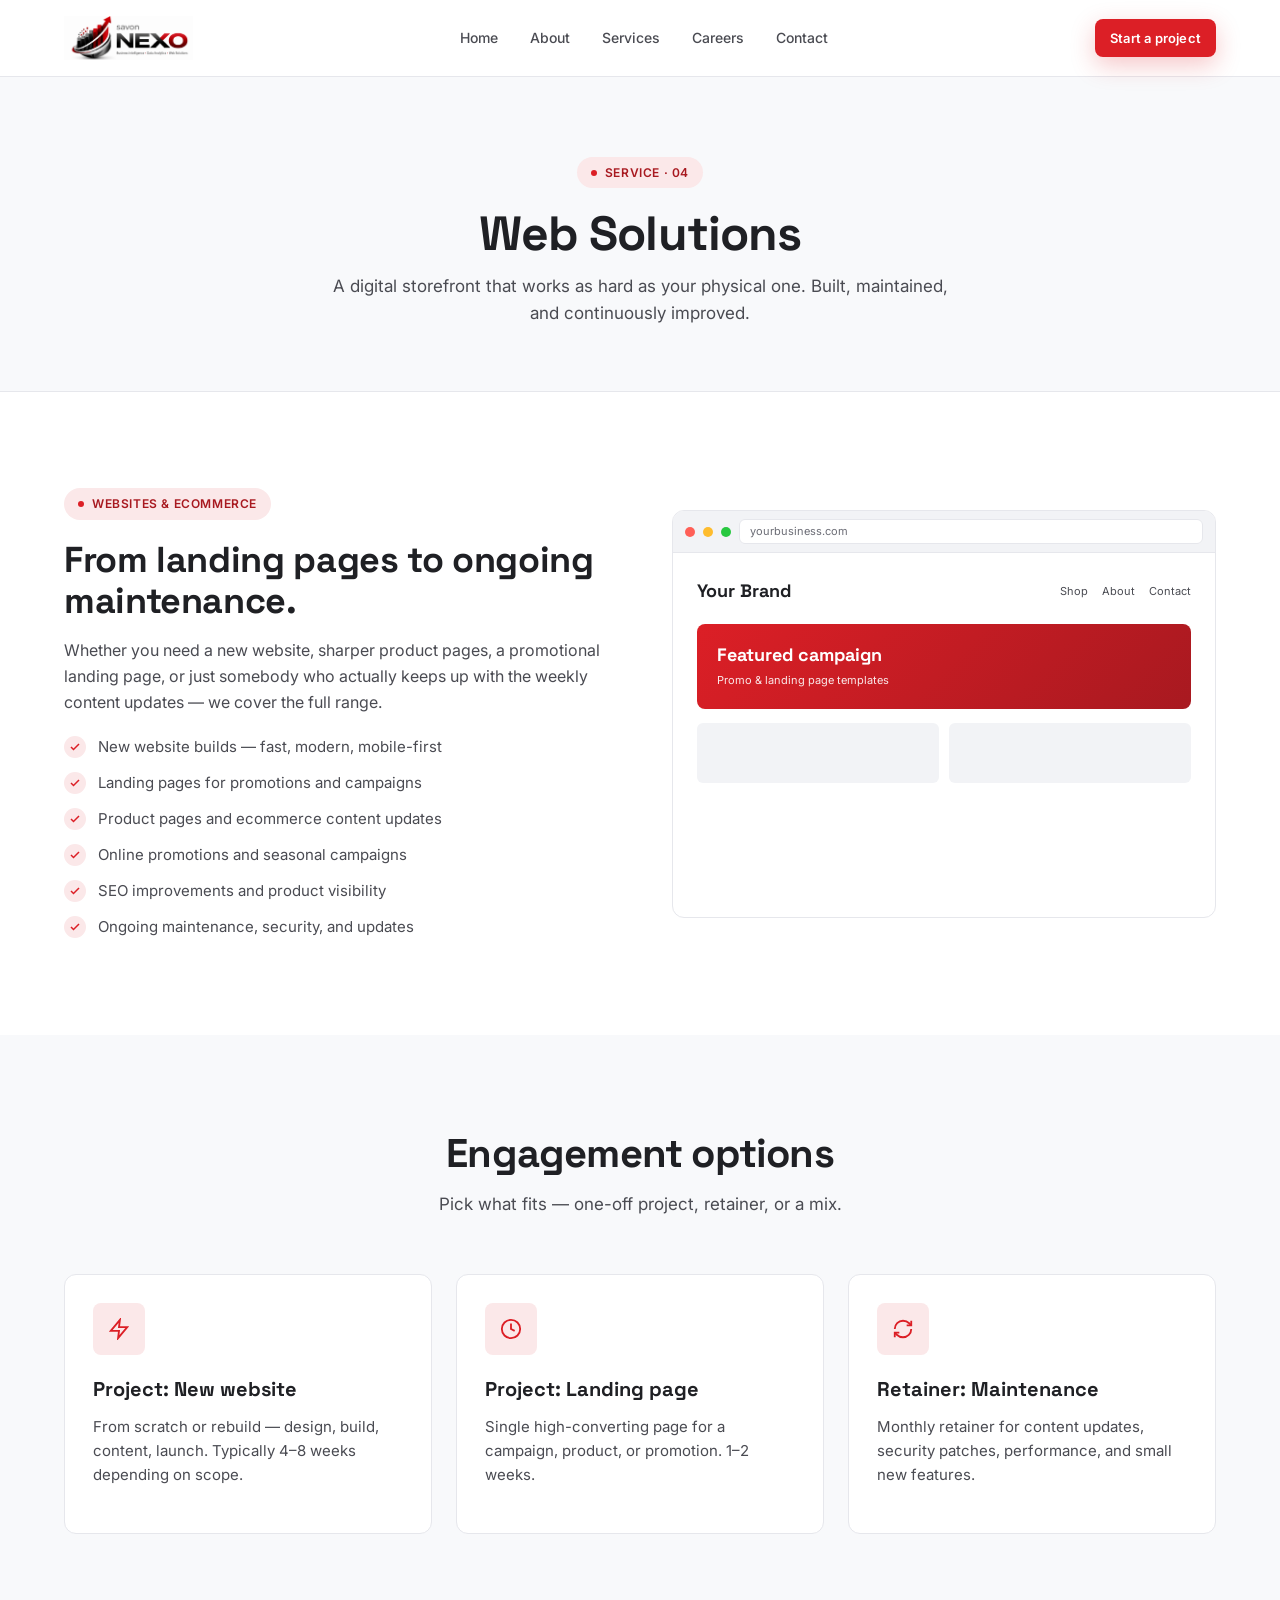
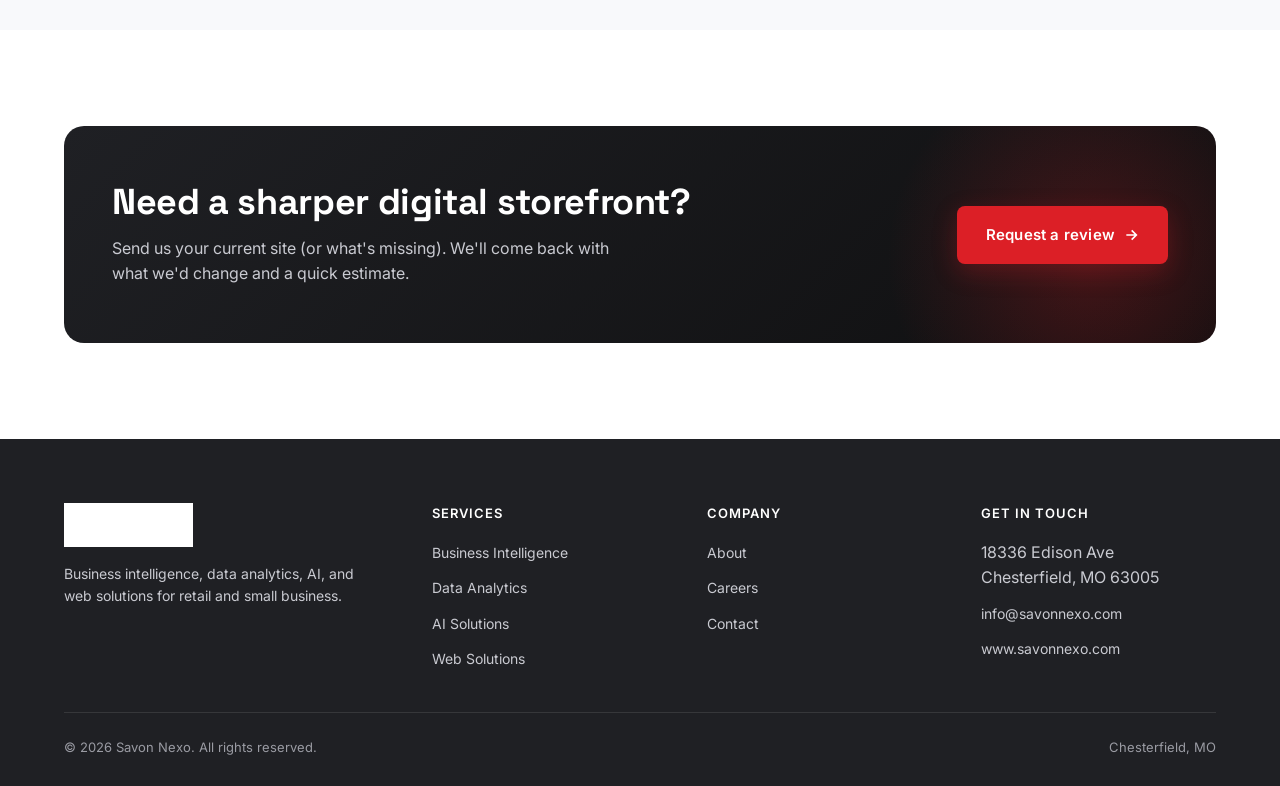
<file: services-web.html>
<!DOCTYPE html>
<html lang="en">
<head>
<meta charset="UTF-8">
<meta name="viewport" content="width=device-width,initial-scale=1.0">
<title>Web Solutions — Savon Nexo</title>
<meta name="description" content="Build, improve, and maintain websites — landing pages, ecommerce content, online promotions, and ongoing updates.">
<link rel="icon" href="assets/logo.png">
<link href="https://fonts.googleapis.com/css2?family=Inter:wght@400;500;600;700&family=Space+Grotesk:wght@400;500;600;700;800&display=swap" rel="stylesheet">
<link rel="stylesheet" href="assets/styles.css">
</head>
<body>
<div data-nav-slot></div>

<section class="page-header">
  <div class="container">
    <span class="eyebrow"><span class="dot"></span>Service · 04</span>
    <h1>Web Solutions</h1>
    <p>A digital storefront that works as hard as your physical one. Built, maintained, and continuously improved.</p>
  </div>
</section>

<section>
  <div class="container">
    <div class="feature-row">
      <div class="feature-text">
        <span class="eyebrow"><span class="dot"></span>Websites &amp; ecommerce</span>
        <h2>From landing pages to ongoing maintenance.</h2>
        <p>Whether you need a new website, sharper product pages, a promotional landing page, or just somebody who actually keeps up with the weekly content updates — we cover the full range.</p>
        <ul class="check-list">
          <li><span class="check"><svg width="12" height="12" viewBox="0 0 24 24" fill="none" stroke="currentColor" stroke-width="3"><polyline points="20 6 9 17 4 12"/></svg></span>New website builds — fast, modern, mobile-first</li>
          <li><span class="check"><svg width="12" height="12" viewBox="0 0 24 24" fill="none" stroke="currentColor" stroke-width="3"><polyline points="20 6 9 17 4 12"/></svg></span>Landing pages for promotions and campaigns</li>
          <li><span class="check"><svg width="12" height="12" viewBox="0 0 24 24" fill="none" stroke="currentColor" stroke-width="3"><polyline points="20 6 9 17 4 12"/></svg></span>Product pages and ecommerce content updates</li>
          <li><span class="check"><svg width="12" height="12" viewBox="0 0 24 24" fill="none" stroke="currentColor" stroke-width="3"><polyline points="20 6 9 17 4 12"/></svg></span>Online promotions and seasonal campaigns</li>
          <li><span class="check"><svg width="12" height="12" viewBox="0 0 24 24" fill="none" stroke="currentColor" stroke-width="3"><polyline points="20 6 9 17 4 12"/></svg></span>SEO improvements and product visibility</li>
          <li><span class="check"><svg width="12" height="12" viewBox="0 0 24 24" fill="none" stroke="currentColor" stroke-width="3"><polyline points="20 6 9 17 4 12"/></svg></span>Ongoing maintenance, security, and updates</li>
        </ul>
      </div>
      <div class="feature-visual" style="padding:0;overflow:hidden;background:var(--white);">
        <div style="background:var(--gray-100);padding:8px 12px;display:flex;align-items:center;gap:8px;border-bottom:1px solid var(--gray-200);">
          <span style="width:10px;height:10px;border-radius:50%;background:#FF5F57;"></span>
          <span style="width:10px;height:10px;border-radius:50%;background:#FEBC2E;"></span>
          <span style="width:10px;height:10px;border-radius:50%;background:#28C840;"></span>
          <div style="flex:1;background:var(--white);border:1px solid var(--gray-200);border-radius:6px;padding:3px 10px;font-size:11px;color:var(--gray-500);">yourbusiness.com</div>
        </div>
        <div style="padding:24px;">
          <div style="display:flex;justify-content:space-between;align-items:center;margin-bottom:18px;">
            <div style="font-family:var(--font-display);font-size:18px;font-weight:700;color:var(--charcoal);">Your Brand</div>
            <div style="display:flex;gap:14px;font-size:11px;color:var(--gray-700);">
              <span>Shop</span><span>About</span><span>Contact</span>
            </div>
          </div>
          <div style="background:linear-gradient(135deg, var(--red) 0%, var(--red-dark) 100%);color:white;border-radius:8px;padding:20px;margin-bottom:14px;">
            <div style="font-family:var(--font-display);font-size:18px;font-weight:700;line-height:1.2;">Featured campaign</div>
            <div style="font-size:11px;opacity:0.9;margin-top:6px;">Promo &amp; landing page templates</div>
          </div>
          <div style="display:grid;grid-template-columns:1fr 1fr;gap:10px;">
            <div style="background:var(--gray-100);height:60px;border-radius:6px;"></div>
            <div style="background:var(--gray-100);height:60px;border-radius:6px;"></div>
          </div>
        </div>
      </div>
    </div>
  </div>
</section>

<section style="background:var(--gray-50);">
  <div class="container">
    <div class="section-head">
      <h2>Engagement options</h2>
      <p>Pick what fits — one-off project, retainer, or a mix.</p>
    </div>
    <div class="grid-3">
      <div class="service-card">
        <div class="icon"><svg width="22" height="22" viewBox="0 0 24 24" fill="none" stroke="currentColor" stroke-width="2"><polygon points="13 2 3 14 12 14 11 22 21 10 12 10 13 2"/></svg></div>
        <h3>Project: New website</h3>
        <p>From scratch or rebuild — design, build, content, launch. Typically 4–8 weeks depending on scope.</p>
      </div>
      <div class="service-card">
        <div class="icon"><svg width="22" height="22" viewBox="0 0 24 24" fill="none" stroke="currentColor" stroke-width="2"><circle cx="12" cy="12" r="10"/><polyline points="12 6 12 12 16 14"/></svg></div>
        <h3>Project: Landing page</h3>
        <p>Single high-converting page for a campaign, product, or promotion. 1–2 weeks.</p>
      </div>
      <div class="service-card">
        <div class="icon"><svg width="22" height="22" viewBox="0 0 24 24" fill="none" stroke="currentColor" stroke-width="2"><path d="M3 12a9 9 0 0 1 9-9 9.75 9.75 0 0 1 6.74 2.74L21 8"/><path d="M21 3v5h-5M21 12a9 9 0 0 1-9 9 9.75 9.75 0 0 1-6.74-2.74L3 16"/><path d="M3 21v-5h5"/></svg></div>
        <h3>Retainer: Maintenance</h3>
        <p>Monthly retainer for content updates, security patches, performance, and small new features.</p>
      </div>
    </div>
  </div>
</section>

<section>
  <div class="container">
    <div class="cta-banner">
      <div>
        <h2>Need a sharper digital storefront?</h2>
        <p>Send us your current site (or what's missing). We'll come back with what we'd change and a quick estimate.</p>
      </div>
      <div class="cta-actions">
        <a class="btn btn-primary btn-lg" href="contact.html">Request a review
          <svg width="16" height="16" viewBox="0 0 24 24" fill="none" stroke="currentColor" stroke-width="2.5"><path d="M5 12h14M13 5l7 7-7 7"/></svg>
        </a>
      </div>
    </div>
  </div>
</section>

<div data-footer-slot></div>
<script src="assets/app.js"></script>
</body>
</html>
</file>
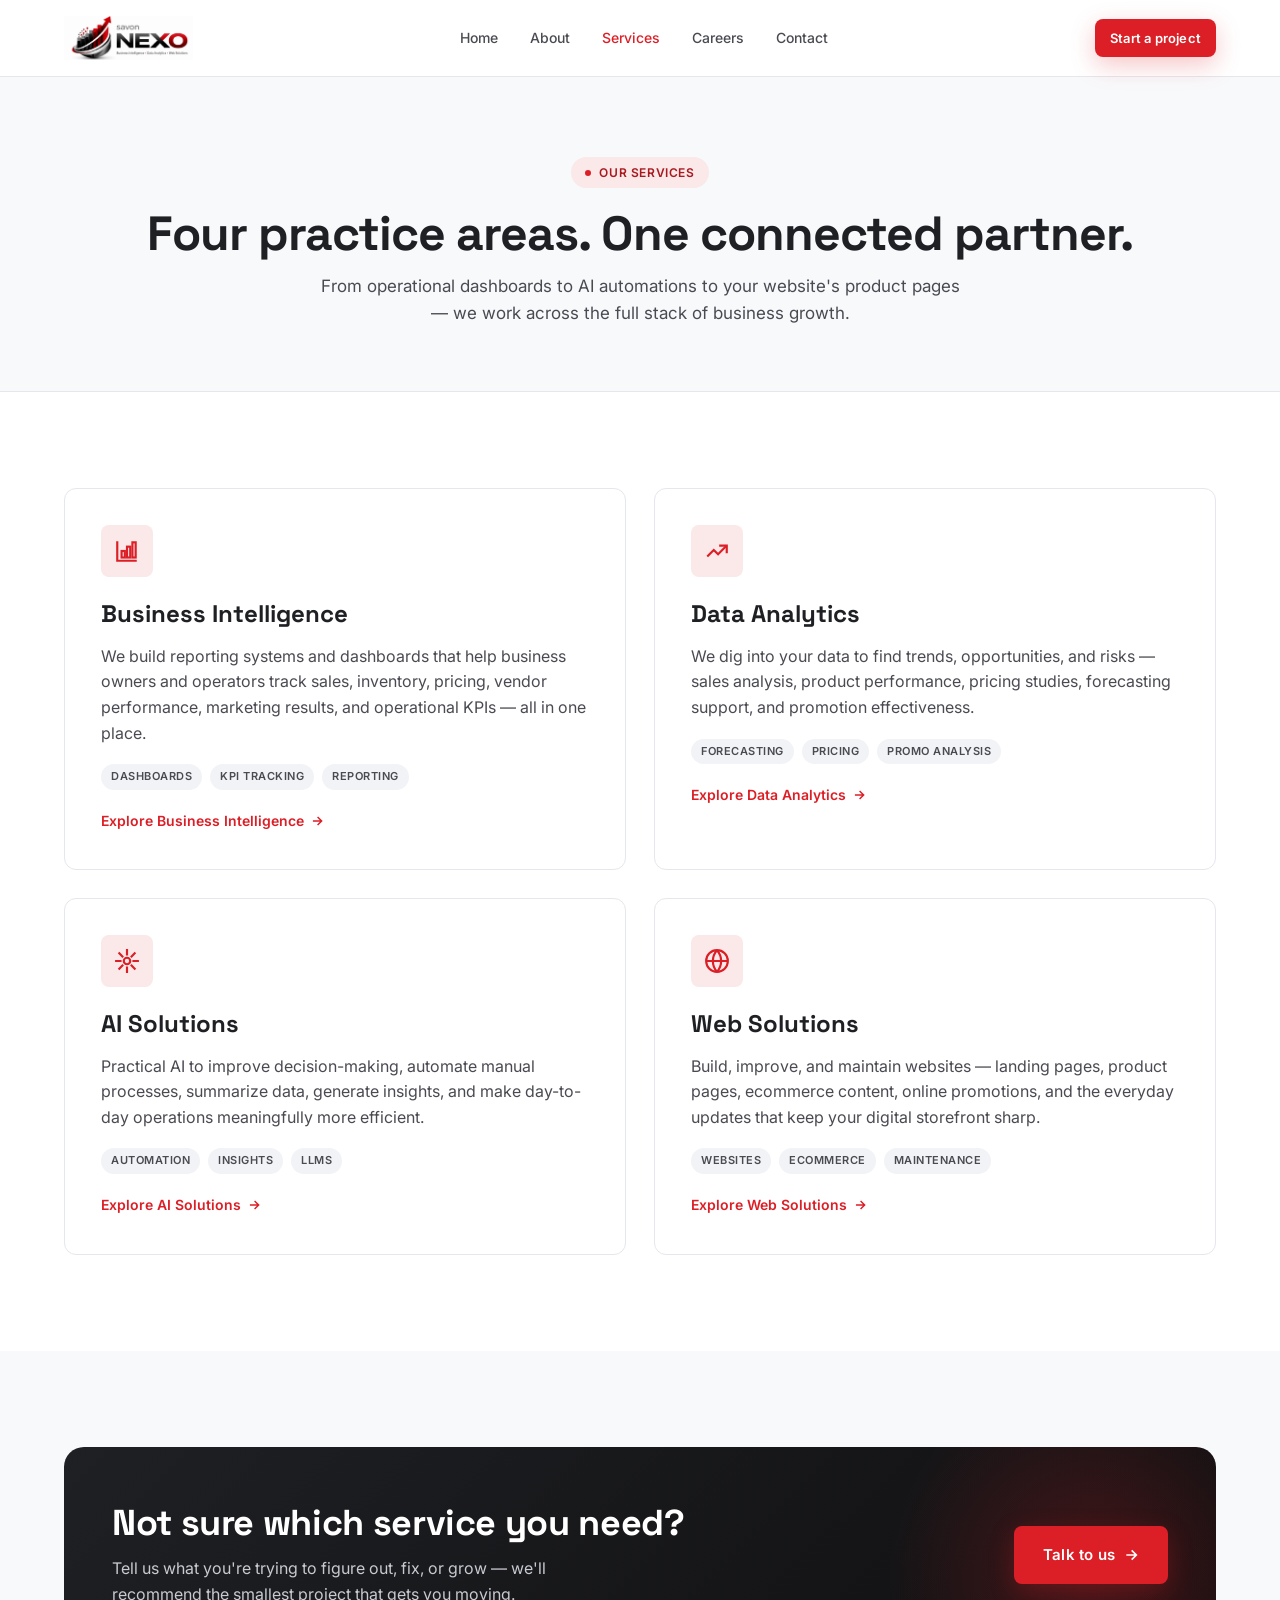
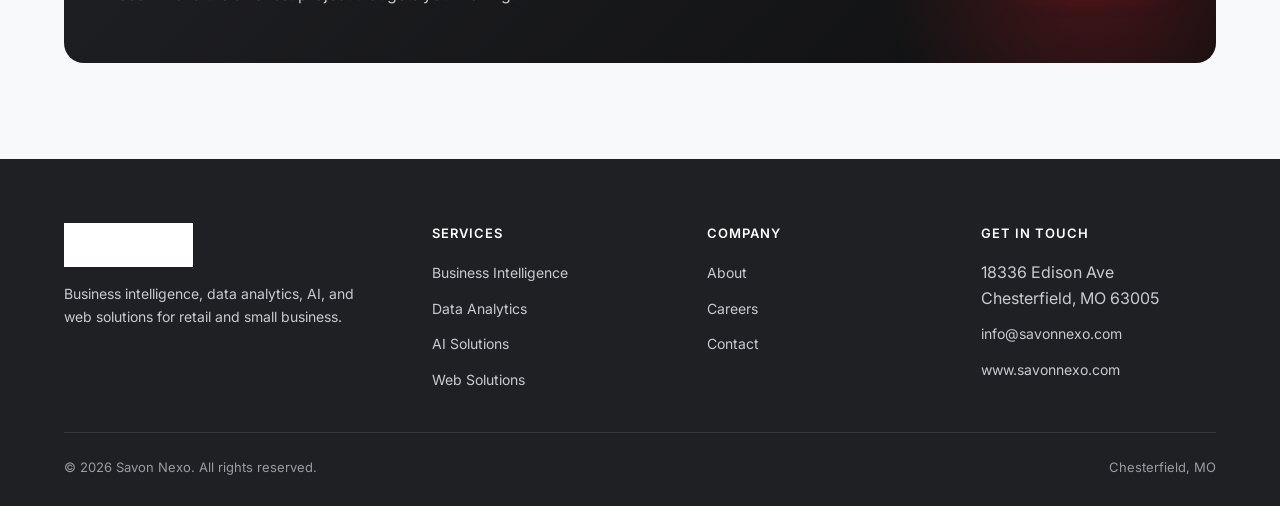
<file: services.html>
<!DOCTYPE html>
<html lang="en">
<head>
<meta charset="UTF-8">
<meta name="viewport" content="width=device-width,initial-scale=1.0">
<title>Services — Savon Nexo</title>
<meta name="description" content="Business intelligence, data analytics, AI, and web solutions for retail and small business.">
<link rel="icon" href="assets/logo.png">
<link href="https://fonts.googleapis.com/css2?family=Inter:wght@400;500;600;700&family=Space+Grotesk:wght@400;500;600;700;800&display=swap" rel="stylesheet">
<link rel="stylesheet" href="assets/styles.css">
</head>
<body>
<div data-nav-slot></div>

<section class="page-header">
  <div class="container">
    <span class="eyebrow"><span class="dot"></span>Our services</span>
    <h1>Four practice areas. One connected partner.</h1>
    <p>From operational dashboards to AI automations to your website's product pages — we work across the full stack of business growth.</p>
  </div>
</section>

<section>
  <div class="container">
    <div class="grid-2">

      <a href="services-bi.html" class="service-card" style="padding:36px;">
        <div class="icon">
          <svg width="26" height="26" viewBox="0 0 24 24" fill="none" stroke="currentColor" stroke-width="2"><path d="M3 3v18h18"/><rect x="7" y="12" width="3" height="6"/><rect x="12" y="8" width="3" height="10"/><rect x="17" y="4" width="3" height="14"/></svg>
        </div>
        <h3 style="font-size:24px;">Business Intelligence</h3>
        <p style="font-size:16px;">We build reporting systems and dashboards that help business owners and operators track sales, inventory, pricing, vendor performance, marketing results, and operational KPIs — all in one place.</p>
        <div style="display:flex;gap:8px;flex-wrap:wrap;margin-bottom:18px;">
          <span class="badge badge-gray">Dashboards</span>
          <span class="badge badge-gray">KPI tracking</span>
          <span class="badge badge-gray">Reporting</span>
        </div>
        <span class="arrow">Explore Business Intelligence <svg width="14" height="14" viewBox="0 0 24 24" fill="none" stroke="currentColor" stroke-width="2.5"><path d="M5 12h14M13 5l7 7-7 7"/></svg></span>
      </a>

      <a href="services-analytics.html" class="service-card" style="padding:36px;">
        <div class="icon">
          <svg width="26" height="26" viewBox="0 0 24 24" fill="none" stroke="currentColor" stroke-width="2"><path d="M3 17l6-6 4 4 8-8"/><path d="M14 7h7v7"/></svg>
        </div>
        <h3 style="font-size:24px;">Data Analytics</h3>
        <p style="font-size:16px;">We dig into your data to find trends, opportunities, and risks — sales analysis, product performance, pricing studies, forecasting support, and promotion effectiveness.</p>
        <div style="display:flex;gap:8px;flex-wrap:wrap;margin-bottom:18px;">
          <span class="badge badge-gray">Forecasting</span>
          <span class="badge badge-gray">Pricing</span>
          <span class="badge badge-gray">Promo analysis</span>
        </div>
        <span class="arrow">Explore Data Analytics <svg width="14" height="14" viewBox="0 0 24 24" fill="none" stroke="currentColor" stroke-width="2.5"><path d="M5 12h14M13 5l7 7-7 7"/></svg></span>
      </a>

      <a href="services-ai.html" class="service-card" style="padding:36px;">
        <div class="icon">
          <svg width="26" height="26" viewBox="0 0 24 24" fill="none" stroke="currentColor" stroke-width="2"><circle cx="12" cy="12" r="3"/><path d="M12 1v6M12 17v6M4.22 4.22l4.24 4.24M15.54 15.54l4.24 4.24M1 12h6M17 12h6M4.22 19.78l4.24-4.24M15.54 8.46l4.24-4.24"/></svg>
        </div>
        <h3 style="font-size:24px;">AI Solutions</h3>
        <p style="font-size:16px;">Practical AI to improve decision-making, automate manual processes, summarize data, generate insights, and make day-to-day operations meaningfully more efficient.</p>
        <div style="display:flex;gap:8px;flex-wrap:wrap;margin-bottom:18px;">
          <span class="badge badge-gray">Automation</span>
          <span class="badge badge-gray">Insights</span>
          <span class="badge badge-gray">LLMs</span>
        </div>
        <span class="arrow">Explore AI Solutions <svg width="14" height="14" viewBox="0 0 24 24" fill="none" stroke="currentColor" stroke-width="2.5"><path d="M5 12h14M13 5l7 7-7 7"/></svg></span>
      </a>

      <a href="services-web.html" class="service-card" style="padding:36px;">
        <div class="icon">
          <svg width="26" height="26" viewBox="0 0 24 24" fill="none" stroke="currentColor" stroke-width="2"><circle cx="12" cy="12" r="10"/><path d="M2 12h20M12 2a15 15 0 0 1 0 20M12 2a15 15 0 0 0 0 20"/></svg>
        </div>
        <h3 style="font-size:24px;">Web Solutions</h3>
        <p style="font-size:16px;">Build, improve, and maintain websites — landing pages, product pages, ecommerce content, online promotions, and the everyday updates that keep your digital storefront sharp.</p>
        <div style="display:flex;gap:8px;flex-wrap:wrap;margin-bottom:18px;">
          <span class="badge badge-gray">Websites</span>
          <span class="badge badge-gray">Ecommerce</span>
          <span class="badge badge-gray">Maintenance</span>
        </div>
        <span class="arrow">Explore Web Solutions <svg width="14" height="14" viewBox="0 0 24 24" fill="none" stroke="currentColor" stroke-width="2.5"><path d="M5 12h14M13 5l7 7-7 7"/></svg></span>
      </a>

    </div>
  </div>
</section>

<section style="background:var(--gray-50);">
  <div class="container">
    <div class="cta-banner">
      <div>
        <h2>Not sure which service you need?</h2>
        <p>Tell us what you're trying to figure out, fix, or grow — we'll recommend the smallest project that gets you moving.</p>
      </div>
      <div class="cta-actions">
        <a class="btn btn-primary btn-lg" href="contact.html">Talk to us
          <svg width="16" height="16" viewBox="0 0 24 24" fill="none" stroke="currentColor" stroke-width="2.5"><path d="M5 12h14M13 5l7 7-7 7"/></svg>
        </a>
      </div>
    </div>
  </div>
</section>

<div data-footer-slot></div>
<script src="assets/app.js"></script>
</body>
</html>
</file>
<file: assets/styles.css>
/* ============================================================
   SAVON NEXO — SHARED STYLESHEET
   Modern, light UI using logo colors: red / black / gray / white
   ============================================================ */

:root {
  /* Brand */
  --red:           #DC1F26;
  --red-dark:      #A81920;
  --red-bright:    #FF2A33;
  --red-soft:      #FBE8E9;

  /* Neutrals */
  --black:         #0F0F10;
  --charcoal:      #1F2024;
  --gray-900:      #2C2D33;
  --gray-700:      #4A4B52;
  --gray-500:      #6B6C75;
  --gray-400:      #9A9BA3;
  --gray-300:      #C9CAD1;
  --gray-200:      #E6E7EC;
  --gray-100:      #F2F3F6;
  --gray-50:       #F8F9FB;
  --white:         #FFFFFF;

  /* Semantic */
  --success:       #16A34A;
  --success-soft:  #DCFCE7;
  --warning:       #D97706;
  --warning-soft:  #FEF3C7;
  --info:          #2563EB;
  --info-soft:     #DBEAFE;

  /* Effects */
  --radius-sm:     8px;
  --radius:        12px;
  --radius-lg:     20px;
  --shadow-sm:     0 1px 2px rgba(15, 15, 16, 0.05);
  --shadow:        0 4px 16px rgba(15, 15, 16, 0.06);
  --shadow-lg:     0 12px 36px rgba(15, 15, 16, 0.10);
  --shadow-red:    0 8px 24px rgba(220, 31, 38, 0.25);
  --transition:    all 0.2s ease;

  /* Type */
  --font-sans:     'Inter', -apple-system, 'Segoe UI', Roboto, sans-serif;
  --font-display:  'Space Grotesk', 'Inter', sans-serif;
}

/* ============ RESET ============ */
*, *::before, *::after { margin: 0; padding: 0; box-sizing: border-box; }
html { scroll-behavior: smooth; }
body {
  font-family: var(--font-sans);
  background: var(--white);
  color: var(--charcoal);
  line-height: 1.6;
  -webkit-font-smoothing: antialiased;
  text-rendering: optimizeLegibility;
}
img { max-width: 100%; display: block; }
a { color: var(--red); text-decoration: none; transition: var(--transition); }
a:hover { color: var(--red-dark); }
button { font-family: inherit; cursor: pointer; border: none; background: none; }

/* ============ LAYOUT ============ */
.container {
  max-width: 1200px;
  margin: 0 auto;
  padding: 0 24px;
}
.container-sm { max-width: 880px; margin: 0 auto; padding: 0 24px; }

section { padding: 96px 0; }
@media (max-width: 768px) {
  section { padding: 64px 0; }
}

/* ============ NAVIGATION ============ */
.nav {
  position: sticky;
  top: 0;
  z-index: 100;
  background: rgba(255, 255, 255, 0.92);
  backdrop-filter: saturate(160%) blur(12px);
  -webkit-backdrop-filter: saturate(160%) blur(12px);
  border-bottom: 1px solid var(--gray-200);
}
.nav-inner {
  max-width: 1200px;
  margin: 0 auto;
  padding: 16px 24px;
  display: flex;
  align-items: center;
  justify-content: space-between;
  gap: 32px;
}
.nav-brand {
  display: flex;
  align-items: center;
  gap: 12px;
  text-decoration: none;
  color: var(--charcoal);
}
.nav-brand .logo-img { height: 44px; width: auto; }
.nav-brand:hover { color: var(--charcoal); }

.nav-links {
  display: flex;
  align-items: center;
  gap: 4px;
  list-style: none;
}
.nav-links a {
  color: var(--gray-700);
  font-size: 14px;
  font-weight: 500;
  padding: 8px 14px;
  border-radius: var(--radius-sm);
  transition: var(--transition);
}
.nav-links a:hover {
  color: var(--charcoal);
  background: var(--gray-100);
}
.nav-links a.active {
  color: var(--red);
}
.nav-cta {
  display: flex;
  align-items: center;
  gap: 10px;
}

.nav-toggle {
  display: none;
  width: 40px; height: 40px;
  border-radius: var(--radius-sm);
  align-items: center; justify-content: center;
  color: var(--charcoal);
}
.nav-toggle:hover { background: var(--gray-100); }

@media (max-width: 960px) {
  .nav-toggle { display: inline-flex; }
  .nav-links {
    position: fixed;
    top: 76px; left: 0; right: 0;
    flex-direction: column;
    background: var(--white);
    padding: 16px 24px 24px;
    gap: 4px;
    border-bottom: 1px solid var(--gray-200);
    box-shadow: var(--shadow);
    transform: translateY(-12px);
    opacity: 0;
    pointer-events: none;
    transition: var(--transition);
  }
  .nav-links.open {
    transform: translateY(0);
    opacity: 1;
    pointer-events: auto;
  }
  .nav-links a { width: 100%; padding: 12px 14px; }
  .nav-cta .btn-text { display: none; }
}

/* ============ BUTTONS ============ */
.btn {
  display: inline-flex;
  align-items: center;
  justify-content: center;
  gap: 8px;
  padding: 12px 22px;
  border-radius: var(--radius-sm);
  font-size: 14px;
  font-weight: 600;
  letter-spacing: 0.2px;
  cursor: pointer;
  transition: var(--transition);
  border: 1.5px solid transparent;
  white-space: nowrap;
  font-family: inherit;
}
.btn-primary {
  background: var(--red);
  color: var(--white);
  box-shadow: var(--shadow-red);
}
.btn-primary:hover {
  background: var(--red-dark);
  color: var(--white);
  transform: translateY(-1px);
  box-shadow: 0 12px 28px rgba(220, 31, 38, 0.32);
}
.btn-dark {
  background: var(--charcoal);
  color: var(--white);
}
.btn-dark:hover { background: var(--black); color: var(--white); transform: translateY(-1px); }
.btn-outline {
  background: transparent;
  color: var(--charcoal);
  border-color: var(--gray-300);
}
.btn-outline:hover {
  border-color: var(--charcoal);
  background: var(--charcoal);
  color: var(--white);
}
.btn-ghost {
  color: var(--gray-700);
  background: transparent;
}
.btn-ghost:hover { background: var(--gray-100); color: var(--charcoal); }
.btn-lg { padding: 16px 28px; font-size: 15px; }
.btn-sm { padding: 8px 14px; font-size: 13px; }
.btn-block { width: 100%; }

/* ============ HERO ============ */
.hero {
  position: relative;
  padding: 88px 0 96px;
  overflow: hidden;
  background:
    radial-gradient(1200px 500px at 80% -20%, rgba(220, 31, 38, 0.08), transparent 60%),
    radial-gradient(800px 400px at -10% 40%, rgba(15, 15, 16, 0.04), transparent 60%),
    var(--white);
}
.hero-grid {
  display: grid;
  grid-template-columns: 1.1fr 0.9fr;
  align-items: center;
  gap: 64px;
}
@media (max-width: 960px) {
  .hero-grid { grid-template-columns: 1fr; gap: 40px; }
  .hero { padding: 56px 0 64px; }
}
.eyebrow {
  display: inline-flex;
  align-items: center;
  gap: 8px;
  background: var(--red-soft);
  color: var(--red-dark);
  padding: 6px 14px;
  border-radius: 999px;
  font-size: 12px;
  font-weight: 600;
  letter-spacing: 0.6px;
  text-transform: uppercase;
  margin-bottom: 20px;
}
.eyebrow .dot { width: 6px; height: 6px; border-radius: 50%; background: var(--red); }

.hero h1 {
  font-family: var(--font-display);
  font-size: clamp(36px, 5vw, 60px);
  line-height: 1.05;
  letter-spacing: -0.02em;
  color: var(--charcoal);
  margin-bottom: 20px;
  font-weight: 700;
}
.hero h1 .accent { color: var(--red); }
.hero p.lede {
  font-size: 18px;
  color: var(--gray-700);
  margin-bottom: 32px;
  max-width: 540px;
}
.hero-cta { display: flex; gap: 12px; flex-wrap: wrap; }

.hero-visual {
  position: relative;
  aspect-ratio: 1 / 1;
  max-width: 480px;
  margin: 0 auto;
}
.hero-visual .card-stack {
  position: absolute; inset: 0;
}
.hero-card {
  position: absolute;
  background: var(--white);
  border-radius: var(--radius);
  box-shadow: var(--shadow-lg);
  border: 1px solid var(--gray-200);
  padding: 18px 20px;
}
.hero-card .label {
  font-size: 11px;
  text-transform: uppercase;
  color: var(--gray-500);
  letter-spacing: 0.8px;
  margin-bottom: 8px;
  font-weight: 600;
}
.hero-card .value {
  font-family: var(--font-display);
  font-size: 28px;
  font-weight: 700;
  color: var(--charcoal);
  line-height: 1;
}
.hero-card .delta {
  display: inline-flex;
  align-items: center;
  gap: 4px;
  font-size: 12px;
  font-weight: 600;
  color: var(--success);
  margin-top: 6px;
}

.hc-1 { top: 6%; left: 4%; width: 56%; }
.hc-2 { top: 30%; right: 0; width: 50%; }
.hc-3 { bottom: 4%; left: 18%; width: 60%; }
.hc-bars { background: linear-gradient(135deg, var(--red) 0%, var(--red-dark) 100%); color: var(--white); }
.hc-bars .label { color: rgba(255,255,255,0.7); }
.hc-bars .value { color: var(--white); }
.bars { display: flex; align-items: end; gap: 6px; margin-top: 14px; height: 56px; }
.bars span {
  flex: 1;
  background: rgba(255,255,255,0.85);
  border-radius: 3px;
}

.spark {
  height: 40px;
  margin-top: 10px;
}
.spark path { fill: none; stroke: var(--red); stroke-width: 2.5; }

/* ============ SECTION HEADER ============ */
.section-head {
  text-align: center;
  max-width: 720px;
  margin: 0 auto 56px;
}
.section-head .eyebrow { margin-bottom: 14px; }
.section-head h2 {
  font-family: var(--font-display);
  font-size: clamp(28px, 3.6vw, 40px);
  line-height: 1.15;
  letter-spacing: -0.02em;
  color: var(--charcoal);
  margin-bottom: 14px;
  font-weight: 700;
}
.section-head p {
  font-size: 17px;
  color: var(--gray-700);
}

/* ============ CARDS / GRIDS ============ */
.grid-3 {
  display: grid;
  grid-template-columns: repeat(3, 1fr);
  gap: 24px;
}
.grid-4 {
  display: grid;
  grid-template-columns: repeat(4, 1fr);
  gap: 20px;
}
.grid-2 {
  display: grid;
  grid-template-columns: repeat(2, 1fr);
  gap: 28px;
}
@media (max-width: 900px) { .grid-3, .grid-4 { grid-template-columns: repeat(2, 1fr); } }
@media (max-width: 600px) { .grid-3, .grid-4, .grid-2 { grid-template-columns: 1fr; } }

.service-card {
  background: var(--white);
  border: 1px solid var(--gray-200);
  border-radius: var(--radius);
  padding: 28px;
  transition: var(--transition);
  position: relative;
  overflow: hidden;
}
.service-card::before {
  content: '';
  position: absolute;
  top: 0; left: 0; right: 0;
  height: 3px;
  background: var(--red);
  transform: scaleX(0);
  transform-origin: left;
  transition: transform 0.3s ease;
}
.service-card:hover {
  transform: translateY(-4px);
  border-color: var(--gray-300);
  box-shadow: var(--shadow);
}
.service-card:hover::before { transform: scaleX(1); }
.service-card .icon {
  width: 52px; height: 52px;
  border-radius: var(--radius-sm);
  background: var(--red-soft);
  color: var(--red);
  display: inline-flex;
  align-items: center;
  justify-content: center;
  margin-bottom: 18px;
}
.service-card h3 {
  font-family: var(--font-display);
  font-size: 20px;
  font-weight: 700;
  color: var(--charcoal);
  margin-bottom: 10px;
}
.service-card p {
  color: var(--gray-700);
  font-size: 15px;
  margin-bottom: 18px;
}
.service-card .arrow {
  display: inline-flex;
  align-items: center;
  gap: 6px;
  color: var(--red);
  font-weight: 600;
  font-size: 14px;
}

/* ============ STATS ============ */
.stats {
  background: var(--charcoal);
  color: var(--white);
  border-radius: var(--radius-lg);
  padding: 56px 40px;
  display: grid;
  grid-template-columns: repeat(4, 1fr);
  gap: 24px;
  text-align: center;
}
@media (max-width: 700px) { .stats { grid-template-columns: repeat(2, 1fr); padding: 36px 20px; } }
.stat .num {
  font-family: var(--font-display);
  font-size: 44px;
  font-weight: 700;
  line-height: 1;
  color: var(--white);
}
.stat .num .accent { color: var(--red-bright); }
.stat .label {
  margin-top: 10px;
  font-size: 13px;
  color: var(--gray-300);
  letter-spacing: 0.6px;
  text-transform: uppercase;
  font-weight: 500;
}

/* ============ FEATURE LIST ============ */
.feature-row {
  display: grid;
  grid-template-columns: 1fr 1fr;
  gap: 64px;
  align-items: center;
}
@media (max-width: 900px) {
  .feature-row { grid-template-columns: 1fr; gap: 32px; }
}
.feature-row.reverse { direction: rtl; }
.feature-row.reverse > * { direction: ltr; }
.feature-text h2 {
  font-family: var(--font-display);
  font-size: clamp(26px, 3vw, 36px);
  margin-bottom: 16px;
  color: var(--charcoal);
  line-height: 1.15;
  letter-spacing: -0.01em;
}
.feature-text p {
  color: var(--gray-700);
  font-size: 16px;
  margin-bottom: 20px;
}
.check-list {
  list-style: none;
  display: flex;
  flex-direction: column;
  gap: 12px;
  margin-top: 14px;
}
.check-list li {
  display: flex;
  gap: 12px;
  align-items: start;
  font-size: 15px;
  color: var(--gray-700);
}
.check-list .check {
  flex-shrink: 0;
  width: 22px; height: 22px;
  border-radius: 50%;
  background: var(--red-soft);
  color: var(--red);
  display: inline-flex;
  align-items: center;
  justify-content: center;
  margin-top: 1px;
}
.feature-visual {
  aspect-ratio: 4 / 3;
  background: var(--gray-50);
  border: 1px solid var(--gray-200);
  border-radius: var(--radius);
  padding: 24px;
  position: relative;
  overflow: hidden;
}

/* ============ CTA BANNER ============ */
.cta-banner {
  background: linear-gradient(135deg, var(--charcoal) 0%, var(--black) 100%);
  border-radius: var(--radius-lg);
  padding: 56px 48px;
  color: var(--white);
  display: grid;
  grid-template-columns: 1.4fr 1fr;
  gap: 32px;
  align-items: center;
  position: relative;
  overflow: hidden;
}
.cta-banner::before {
  content: '';
  position: absolute;
  top: -50%; right: -10%;
  width: 480px; height: 480px;
  background: radial-gradient(circle, rgba(220,31,38,0.25) 0%, transparent 60%);
  border-radius: 50%;
}
.cta-banner h2 {
  font-family: var(--font-display);
  font-size: clamp(26px, 3vw, 36px);
  line-height: 1.15;
  position: relative;
  letter-spacing: -0.01em;
}
.cta-banner p { color: var(--gray-300); margin-top: 12px; position: relative; max-width: 520px; }
.cta-banner .cta-actions {
  display: flex; gap: 12px; flex-wrap: wrap; justify-content: end;
  position: relative;
}
@media (max-width: 800px) {
  .cta-banner { grid-template-columns: 1fr; padding: 36px 24px; }
  .cta-banner .cta-actions { justify-content: start; }
}

/* ============ FOOTER ============ */
.footer {
  background: var(--charcoal);
  color: var(--gray-300);
  padding: 64px 0 28px;
}
.footer-grid {
  display: grid;
  grid-template-columns: 1.4fr repeat(3, 1fr);
  gap: 40px;
  margin-bottom: 40px;
}
@media (max-width: 800px) {
  .footer-grid { grid-template-columns: 1fr 1fr; gap: 32px; }
}
@media (max-width: 500px) { .footer-grid { grid-template-columns: 1fr; } }
.footer h4 {
  color: var(--white);
  font-size: 13px;
  text-transform: uppercase;
  letter-spacing: 1px;
  margin-bottom: 16px;
  font-weight: 600;
}
.footer ul { list-style: none; display: flex; flex-direction: column; gap: 10px; }
.footer a { color: var(--gray-300); font-size: 14px; }
.footer a:hover { color: var(--white); }
.footer-brand .logo-img {
  height: 44px; margin-bottom: 16px; filter: brightness(0) invert(1);
}
.footer-brand p { font-size: 14px; max-width: 320px; line-height: 1.6; }
.footer-bottom {
  border-top: 1px solid rgba(255,255,255,0.1);
  padding-top: 24px;
  display: flex;
  justify-content: space-between;
  flex-wrap: wrap;
  gap: 12px;
  font-size: 13px;
  color: var(--gray-400);
}

/* ============ FORMS ============ */
.field { display: flex; flex-direction: column; gap: 6px; margin-bottom: 16px; }
.field label {
  font-size: 12px;
  font-weight: 600;
  color: var(--gray-700);
  letter-spacing: 0.4px;
  text-transform: uppercase;
}
.field input, .field select, .field textarea {
  padding: 12px 14px;
  border: 1.5px solid var(--gray-200);
  border-radius: var(--radius-sm);
  font-family: inherit;
  font-size: 14px;
  background: var(--white);
  color: var(--charcoal);
  transition: var(--transition);
  width: 100%;
}
.field input:focus, .field select:focus, .field textarea:focus {
  outline: none;
  border-color: var(--red);
  box-shadow: 0 0 0 3px rgba(220, 31, 38, 0.12);
}
.field textarea { resize: vertical; min-height: 110px; }

/* ============ BADGES ============ */
.badge {
  display: inline-flex;
  align-items: center;
  gap: 6px;
  padding: 4px 10px;
  border-radius: 999px;
  font-size: 11px;
  font-weight: 600;
  letter-spacing: 0.5px;
  text-transform: uppercase;
}
.badge-red { background: var(--red-soft); color: var(--red-dark); }
.badge-gray { background: var(--gray-100); color: var(--gray-700); }
.badge-success { background: var(--success-soft); color: var(--success); }

/* ============ ALERTS ============ */
.alert {
  padding: 12px 16px;
  border-radius: var(--radius-sm);
  font-size: 14px;
  font-weight: 500;
  display: flex; align-items: center; gap: 10px;
  margin-bottom: 16px;
}
.alert-error { background: var(--red-soft); color: var(--red-dark); }
.alert-success { background: var(--success-soft); color: var(--success); }
.alert-info { background: var(--info-soft); color: var(--info); }

/* ============ PAGE HEADER ============ */
.page-header {
  background: var(--gray-50);
  padding: 80px 0 64px;
  border-bottom: 1px solid var(--gray-200);
  text-align: center;
}
.page-header h1 {
  font-family: var(--font-display);
  font-size: clamp(32px, 4.5vw, 48px);
  letter-spacing: -0.02em;
  color: var(--charcoal);
  margin-bottom: 12px;
  line-height: 1.1;
}
.page-header p {
  font-size: 17px;
  color: var(--gray-700);
  max-width: 640px;
  margin: 0 auto;
}

/* ============ UTILITIES ============ */
.text-red { color: var(--red); }
.text-center { text-align: center; }
.mt-4 { margin-top: 16px; }
.mt-6 { margin-top: 24px; }
.mt-8 { margin-top: 32px; }
.mb-4 { margin-bottom: 16px; }
.mb-6 { margin-bottom: 24px; }
.gap-2 { gap: 8px; }
.flex { display: flex; }
.items-center { align-items: center; }
</file>
